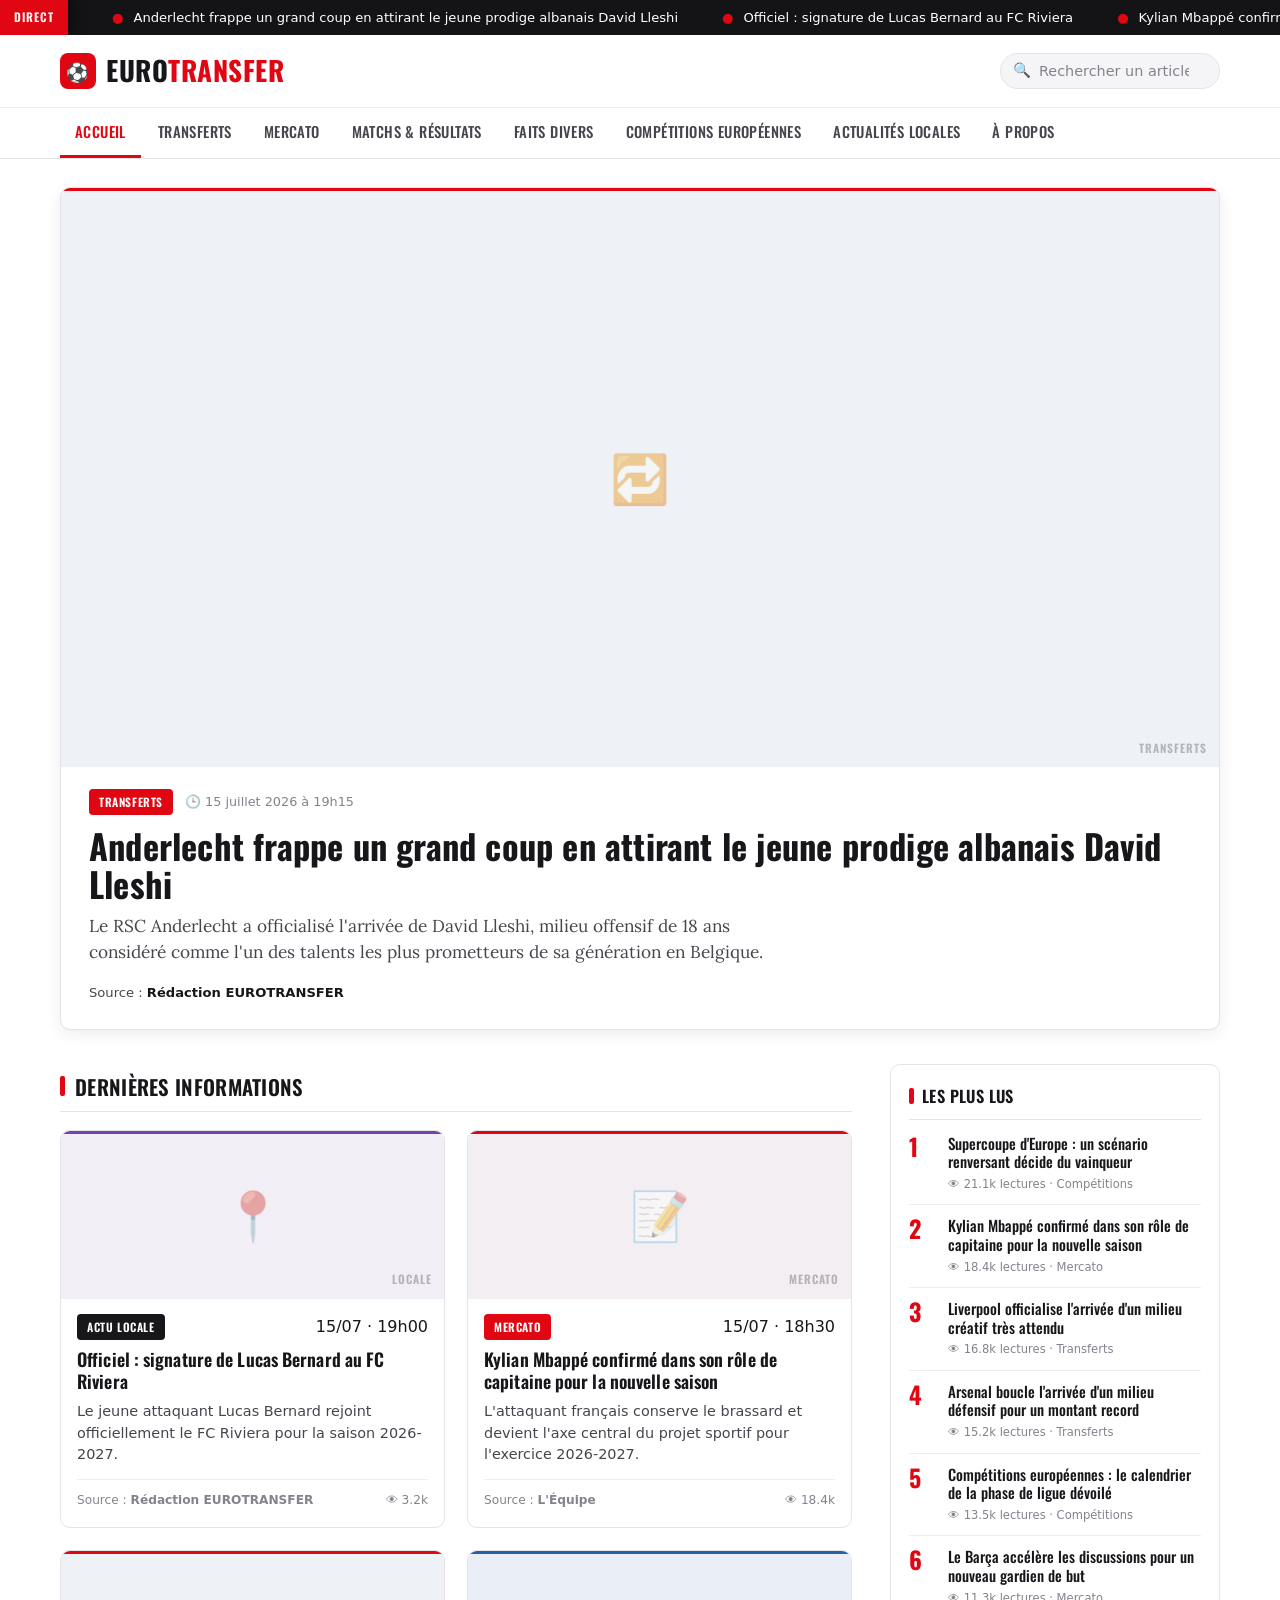
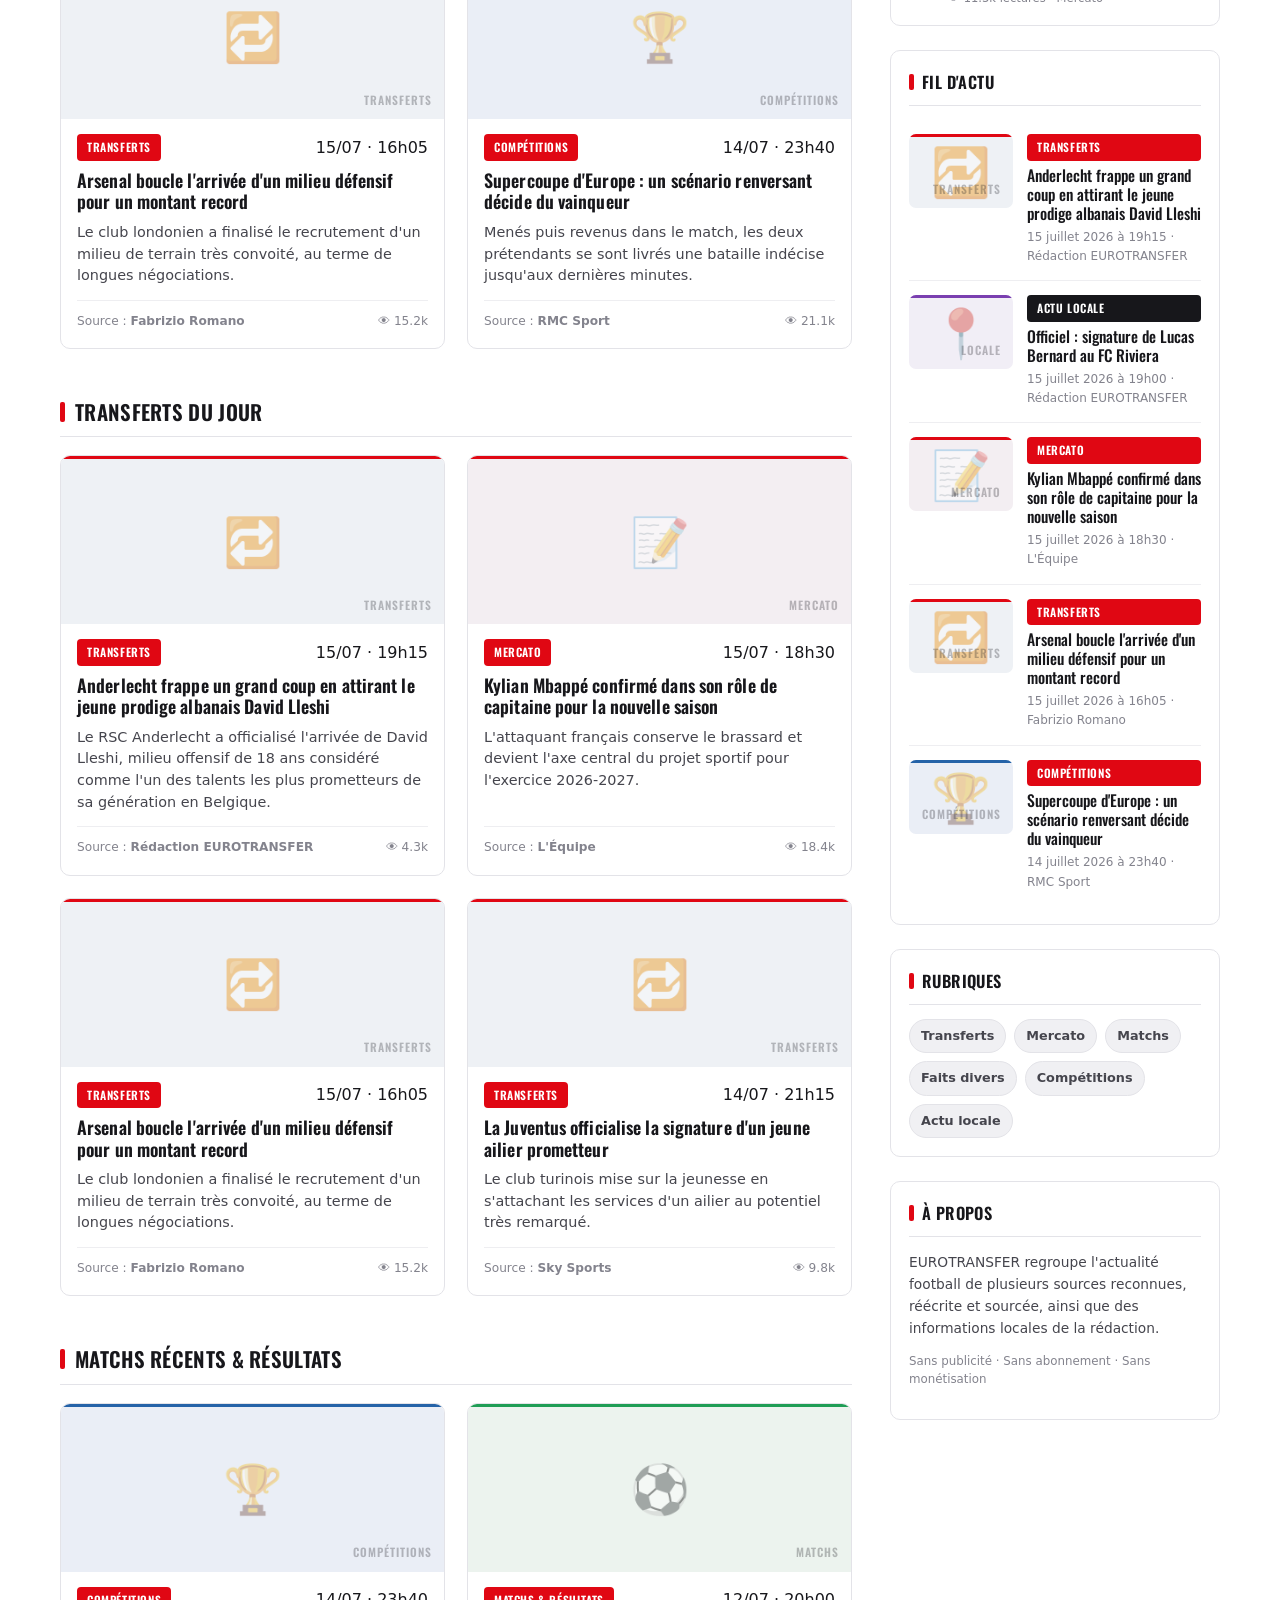
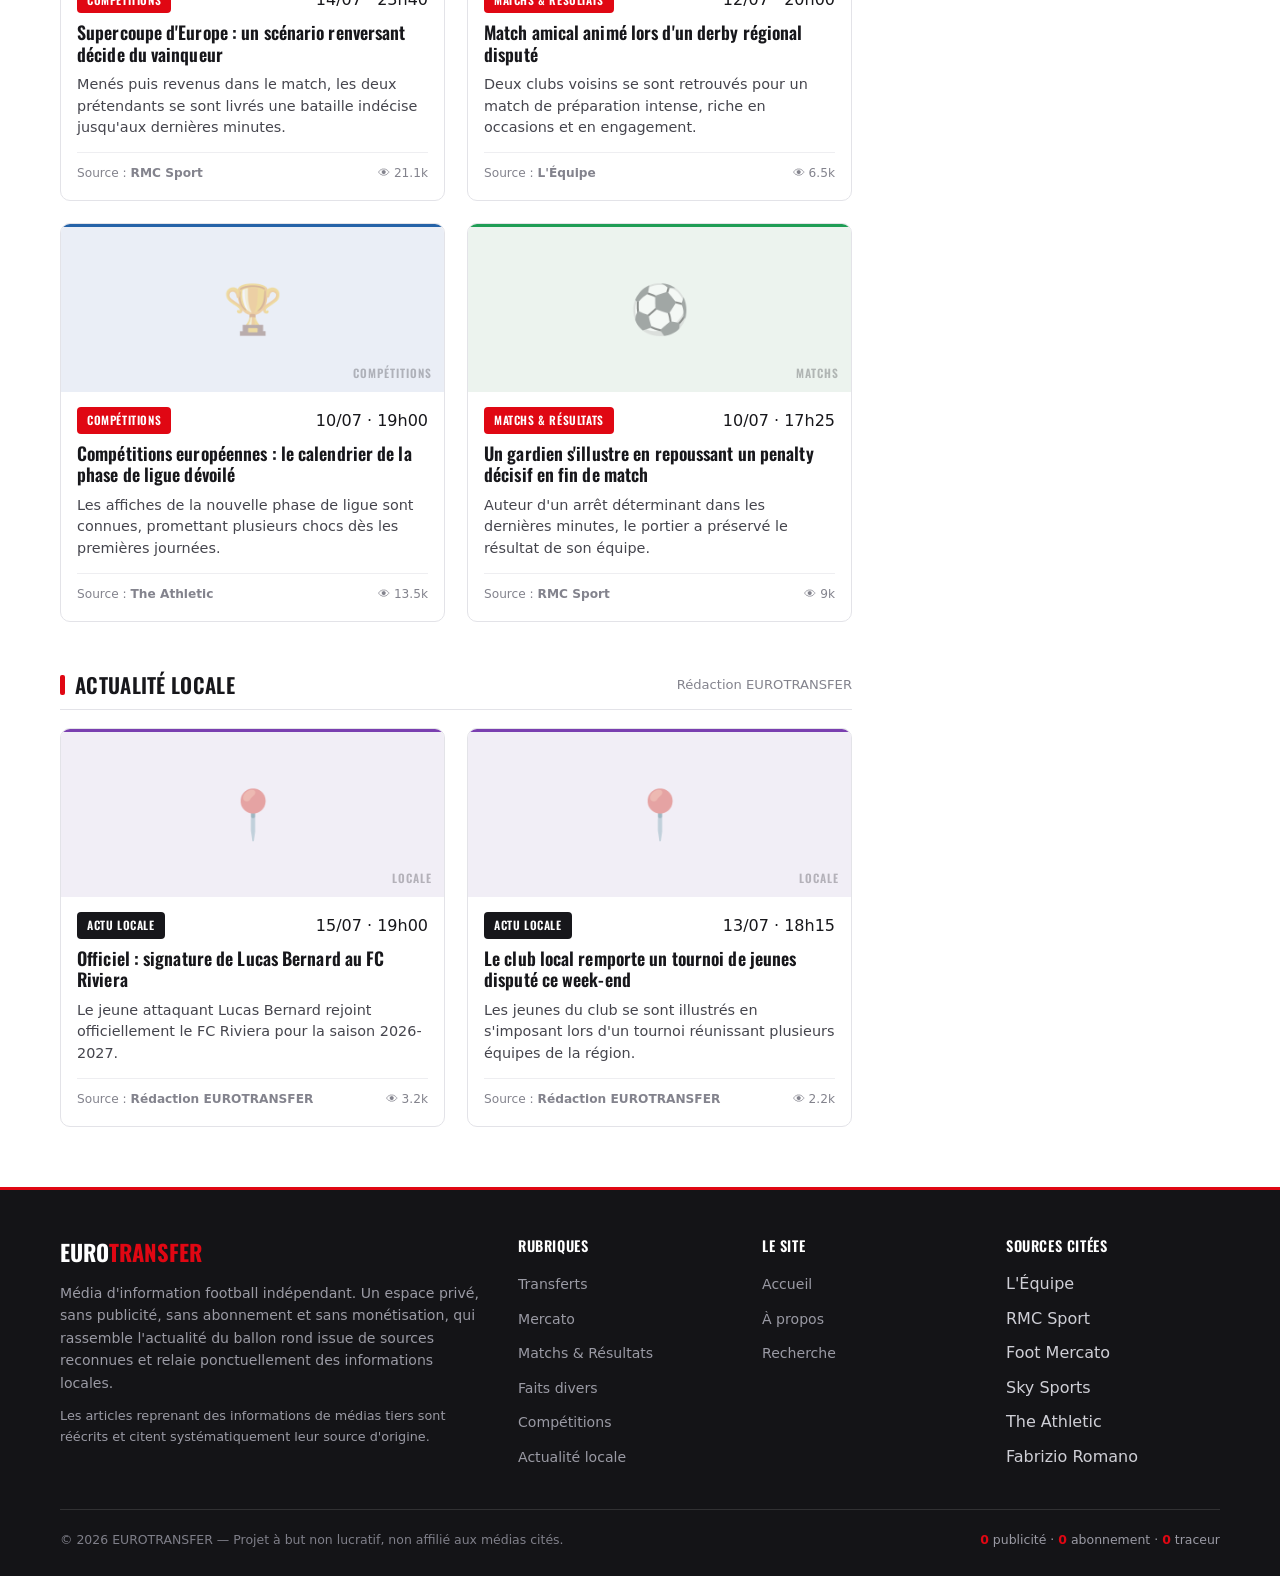
<file: index.html>
<!DOCTYPE html>
<html lang="fr">
<head>
  <meta charset="UTF-8" />
  <link rel="icon" type="image/svg+xml" href="favicon.svg" />
  <meta name="viewport" content="width=device-width, initial-scale=1.0" />
  <meta name="description" content="EUROTRANSFER — média football indépendant : transferts, mercato, matchs, faits divers, compétitions européennes et actualités locales. Sans publicité, sans abonnement." />
  <meta name="theme-color" content="#ffffff" />
  <title>EUROTRANSFER — L'actualité football, transferts & mercato</title>
  <link rel="preconnect" href="https://fonts.googleapis.com" />
  <link rel="preconnect" href="https://fonts.gstatic.com" crossorigin />
  <link href="https://fonts.googleapis.com/css2?family=Oswald:wght@300;400;500;600;700&family=Lora:ital,wght@0,400;0,500;0,600;0,700;1,400&display=swap" rel="stylesheet" />
  <link rel="stylesheet" href="assets/css/styles.css" />
</head>
<body data-page="accueil">
  <div id="site-header"></div>

  <main>
    <div class="container" id="home-root">
      <!-- Article principal -->
      <div id="home-hero"></div>

      <div class="layout-grid">
        <div class="main-col">
          <!-- Dernières informations -->
          <section>
            <div class="section-title">Dernières informations</div>
            <div class="cards cards-2" id="home-latest"></div>
          </section>

          <!-- Transferts du jour -->
          <section class="mt-lg">
            <div class="section-title">Transferts du jour</div>
            <div class="cards cards-2" id="home-transfers"></div>
          </section>

          <!-- Matchs récents -->
          <section class="mt-lg">
            <div class="section-title">Matchs récents & résultats</div>
            <div class="cards cards-2" id="home-matches"></div>
          </section>

          <!-- Actualité locale -->
          <section class="mt-lg">
            <div class="section-title">Actualité locale <span class="count">Rédaction EUROTRANSFER</span></div>
            <div class="cards cards-2" id="home-local"></div>
          </section>
        </div>

        <!-- Barre latérale -->
        <aside class="sidebar">
          <div class="widget">
            <div class="widget-title">Les plus lus</div>
            <div id="home-mostread"></div>
          </div>

          <div class="widget">
            <div class="widget-title">Fil d'actu</div>
            <div id="home-feed"></div>
          </div>

          <div class="widget">
            <div class="widget-title">Rubriques</div>
            <div class="tag-cloud">
              <a href="transferts.html">Transferts</a>
              <a href="mercato.html">Mercato</a>
              <a href="matchs.html">Matchs</a>
              <a href="faits-divers.html">Faits divers</a>
              <a href="competitions.html">Compétitions</a>
              <a href="actualites-locales.html">Actu locale</a>
            </div>
          </div>

          <div class="widget newsletter">
            <div class="widget-title">À propos</div>
            <p>EUROTRANSFER regroupe l'actualité football de plusieurs sources reconnues, réécrite et sourcée, ainsi que des informations locales de la rédaction.</p>
            <p class="note">Sans publicité · Sans abonnement · Sans monétisation</p>
          </div>
        </aside>
      </div>
    </div>
  </main>

  <div id="site-footer"></div>
  <script src="assets/js/data.js"></script>
  <script src="assets/js/app.js"></script>
</body>
</html>
</file>
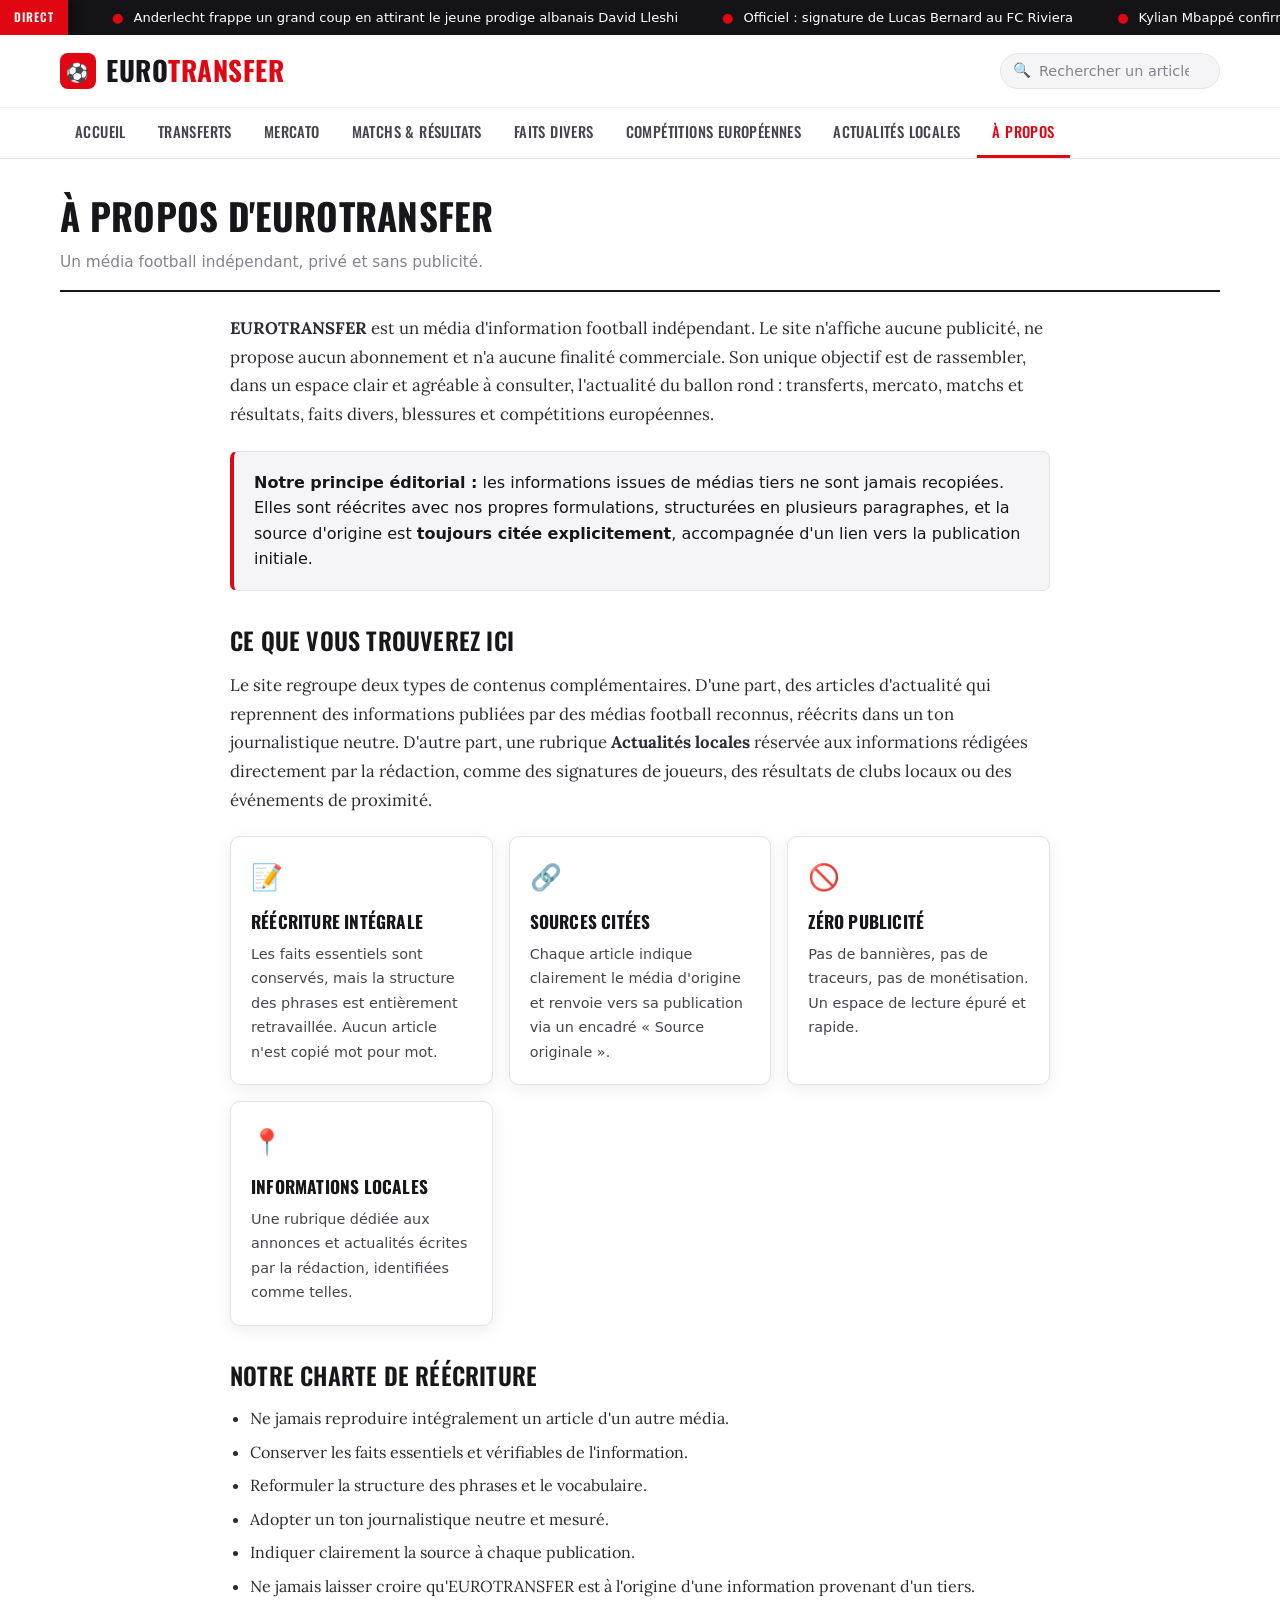
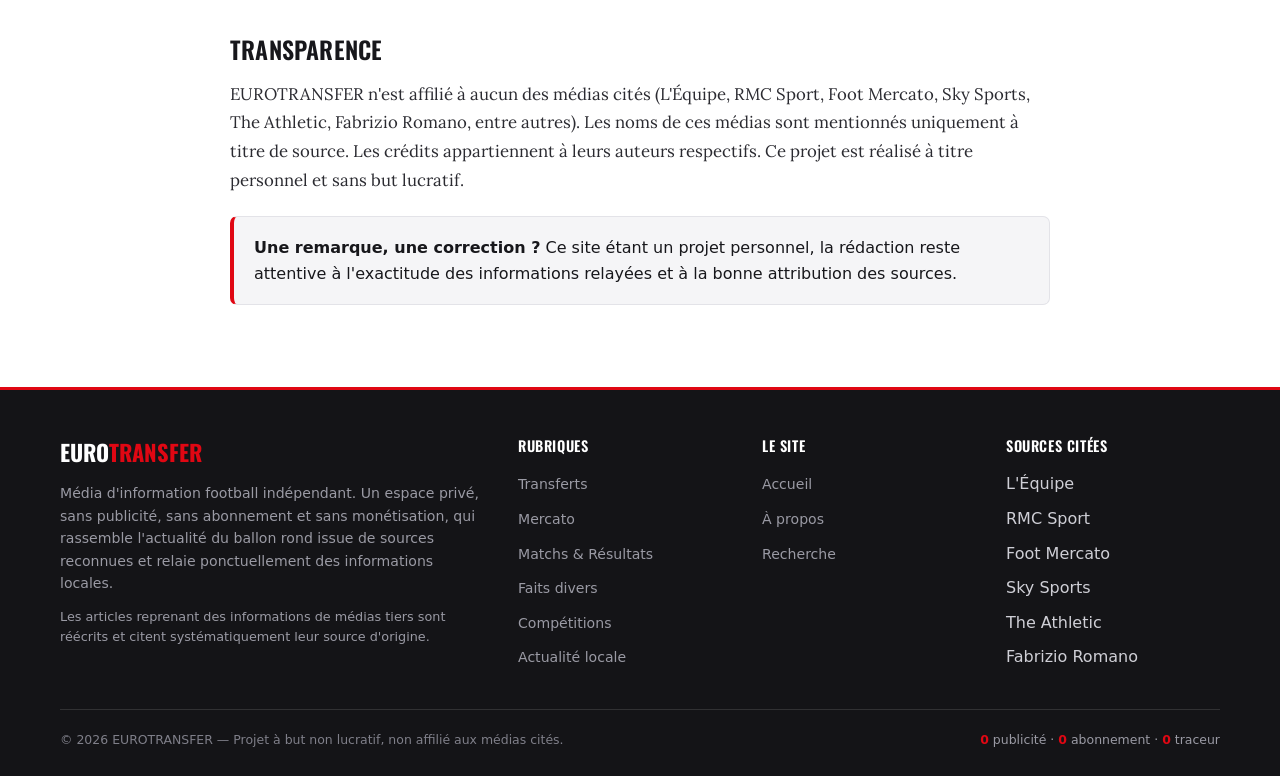
<file: a-propos.html>
<!DOCTYPE html>
<html lang="fr">
<head>
  <meta charset="UTF-8" />
  <link rel="icon" type="image/svg+xml" href="favicon.svg" />
  <meta name="viewport" content="width=device-width, initial-scale=1.0" />
  <meta name="description" content="À propos d'EUROTRANSFER : média football indépendant, sans publicité ni abonnement, qui réécrit et source l'actualité et relaie des informations locales." />
  <meta name="theme-color" content="#ffffff" />
  <title>À propos — EUROTRANSFER</title>
  <link rel="preconnect" href="https://fonts.googleapis.com" />
  <link rel="preconnect" href="https://fonts.gstatic.com" crossorigin />
  <link href="https://fonts.googleapis.com/css2?family=Oswald:wght@300;400;500;600;700&family=Lora:ital,wght@0,400;0,500;0,600;0,700;1,400&display=swap" rel="stylesheet" />
  <link rel="stylesheet" href="assets/css/styles.css" />
</head>
<body data-page="apropos">
  <div id="site-header"></div>
  <main>
    <div class="container">
      <div class="page-head">
        <h1>À propos d'EUROTRANSFER</h1>
        <p class="page-sub">Un média football indépendant, privé et sans publicité.</p>
      </div>

      <div class="prose">
        <p><strong>EUROTRANSFER</strong> est un média d'information football indépendant. Le site n'affiche aucune publicité, ne propose aucun abonnement et n'a aucune finalité commerciale. Son unique objectif est de rassembler, dans un espace clair et agréable à consulter, l'actualité du ballon rond&nbsp;: transferts, mercato, matchs et résultats, faits divers, blessures et compétitions européennes.</p>

        <div class="callout">
          <strong>Notre principe éditorial&nbsp;:</strong> les informations issues de médias tiers ne sont jamais recopiées. Elles sont réécrites avec nos propres formulations, structurées en plusieurs paragraphes, et la source d'origine est <strong>toujours citée explicitement</strong>, accompagnée d'un lien vers la publication initiale.
        </div>

        <h2>Ce que vous trouverez ici</h2>
        <p>Le site regroupe deux types de contenus complémentaires. D'une part, des articles d'actualité qui reprennent des informations publiées par des médias football reconnus, réécrits dans un ton journalistique neutre. D'autre part, une rubrique <strong>Actualités locales</strong> réservée aux informations rédigées directement par la rédaction, comme des signatures de joueurs, des résultats de clubs locaux ou des événements de proximité.</p>

        <div class="values-grid">
          <div class="value-card">
            <div class="vc-icon">📝</div>
            <h3>Réécriture intégrale</h3>
            <p>Les faits essentiels sont conservés, mais la structure des phrases est entièrement retravaillée. Aucun article n'est copié mot pour mot.</p>
          </div>
          <div class="value-card">
            <div class="vc-icon">🔗</div>
            <h3>Sources citées</h3>
            <p>Chaque article indique clairement le média d'origine et renvoie vers sa publication via un encadré « Source originale ».</p>
          </div>
          <div class="value-card">
            <div class="vc-icon">🚫</div>
            <h3>Zéro publicité</h3>
            <p>Pas de bannières, pas de traceurs, pas de monétisation. Un espace de lecture épuré et rapide.</p>
          </div>
          <div class="value-card">
            <div class="vc-icon">📍</div>
            <h3>Informations locales</h3>
            <p>Une rubrique dédiée aux annonces et actualités écrites par la rédaction, identifiées comme telles.</p>
          </div>
        </div>

        <h2>Notre charte de réécriture</h2>
        <ul>
          <li>Ne jamais reproduire intégralement un article d'un autre média.</li>
          <li>Conserver les faits essentiels et vérifiables de l'information.</li>
          <li>Reformuler la structure des phrases et le vocabulaire.</li>
          <li>Adopter un ton journalistique neutre et mesuré.</li>
          <li>Indiquer clairement la source à chaque publication.</li>
          <li>Ne jamais laisser croire qu'EUROTRANSFER est à l'origine d'une information provenant d'un tiers.</li>
        </ul>

        <h2>Transparence</h2>
        <p>EUROTRANSFER n'est affilié à aucun des médias cités (L'Équipe, RMC Sport, Foot Mercato, Sky Sports, The Athletic, Fabrizio Romano, entre autres). Les noms de ces médias sont mentionnés uniquement à titre de source. Les crédits appartiennent à leurs auteurs respectifs. Ce projet est réalisé à titre personnel et sans but lucratif.</p>

        <div class="callout">
          <strong>Une remarque, une correction&nbsp;?</strong> Ce site étant un projet personnel, la rédaction reste attentive à l'exactitude des informations relayées et à la bonne attribution des sources.
        </div>
      </div>
    </div>
  </main>
  <div id="site-footer"></div>
  <script src="assets/js/data.js"></script>
  <script src="assets/js/app.js"></script>
</body>
</html>
</file>
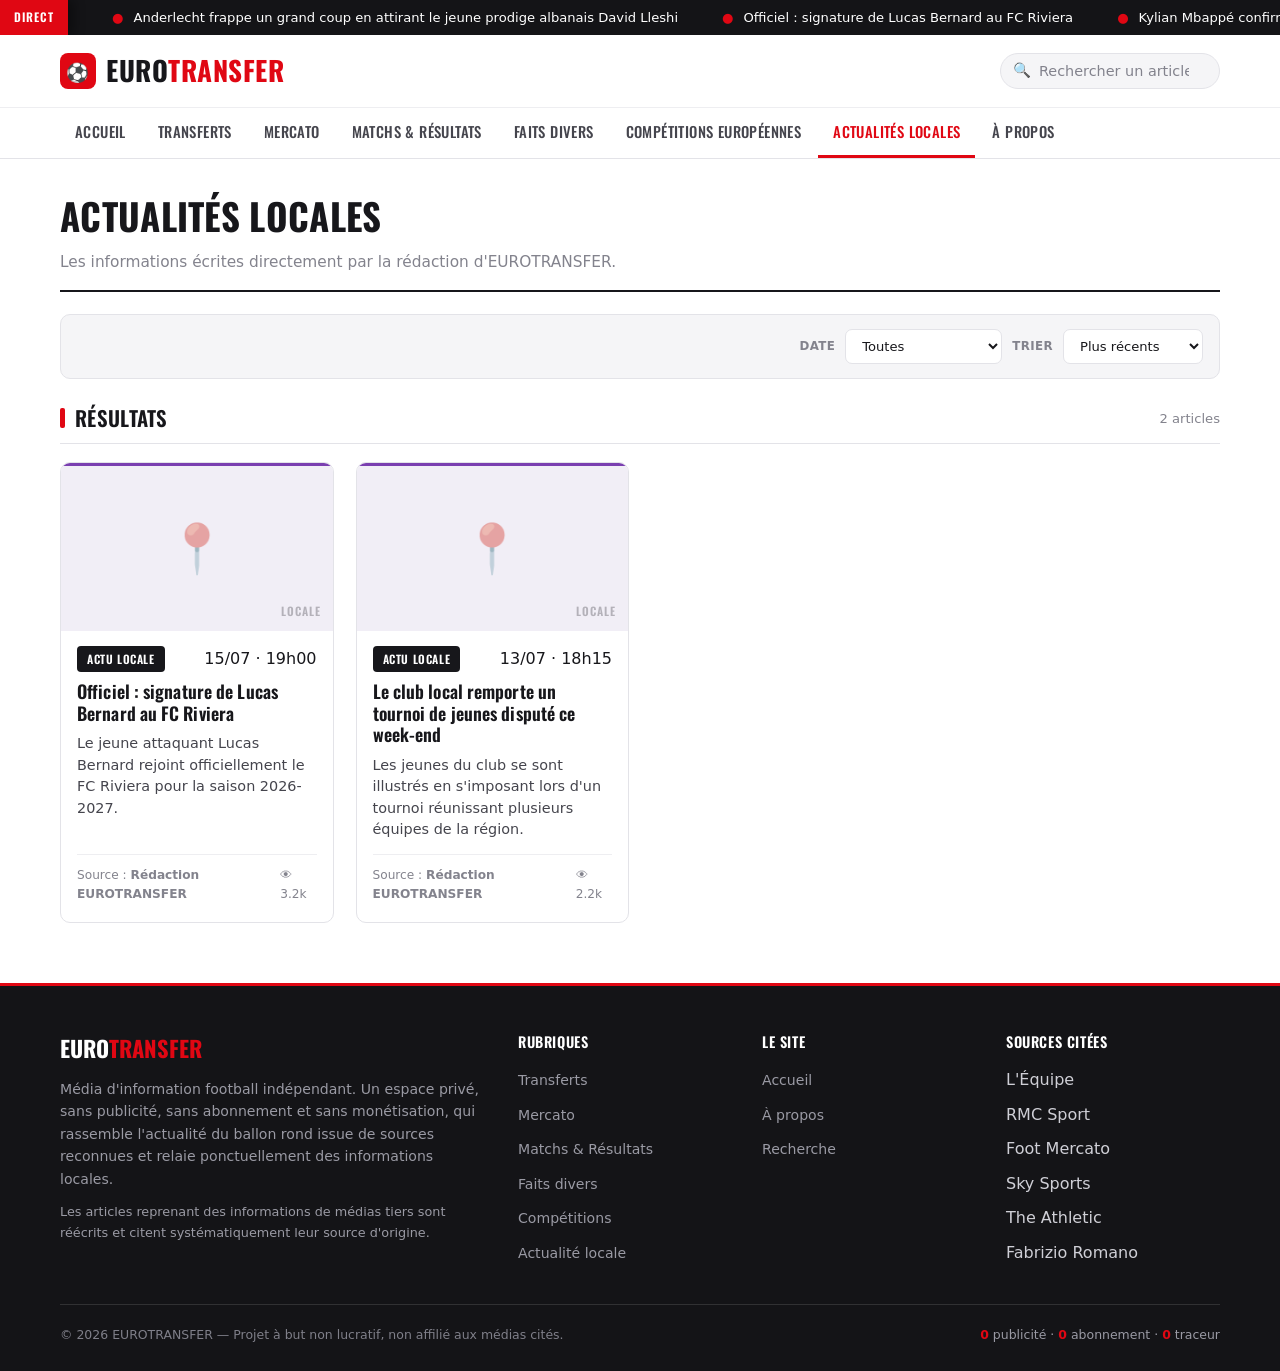
<file: actualites-locales.html>
<!DOCTYPE html>
<html lang="fr">
<head>
  <meta charset="UTF-8" />
  <link rel="icon" type="image/svg+xml" href="favicon.svg" />
  <meta name="viewport" content="width=device-width, initial-scale=1.0" />
  <meta name="description" content="Les informations écrites directement par la rédaction d'EUROTRANSFER." />
  <meta name="theme-color" content="#ffffff" />
  <title>Actualités locales — EUROTRANSFER</title>
  <link rel="preconnect" href="https://fonts.googleapis.com" />
  <link rel="preconnect" href="https://fonts.gstatic.com" crossorigin />
  <link href="https://fonts.googleapis.com/css2?family=Oswald:wght@300;400;500;600;700&family=Lora:ital,wght@0,400;0,500;0,600;0,700;1,400&display=swap" rel="stylesheet" />
  <link rel="stylesheet" href="assets/css/styles.css" />
</head>
<body data-page="locale">
  <div id="site-header"></div>
  <main>
    <div class="container">
      <div class="page-head">
        <h1>Actualités locales</h1>
        <p class="page-sub">Les informations écrites directement par la rédaction d'EUROTRANSFER.</p>
      </div>
      <div id="listing" data-category="Locale"></div>
    </div>
  </main>
  <div id="site-footer"></div>
  <script src="assets/js/data.js"></script>
  <script src="assets/js/app.js"></script>
</body>
</html>
</file>
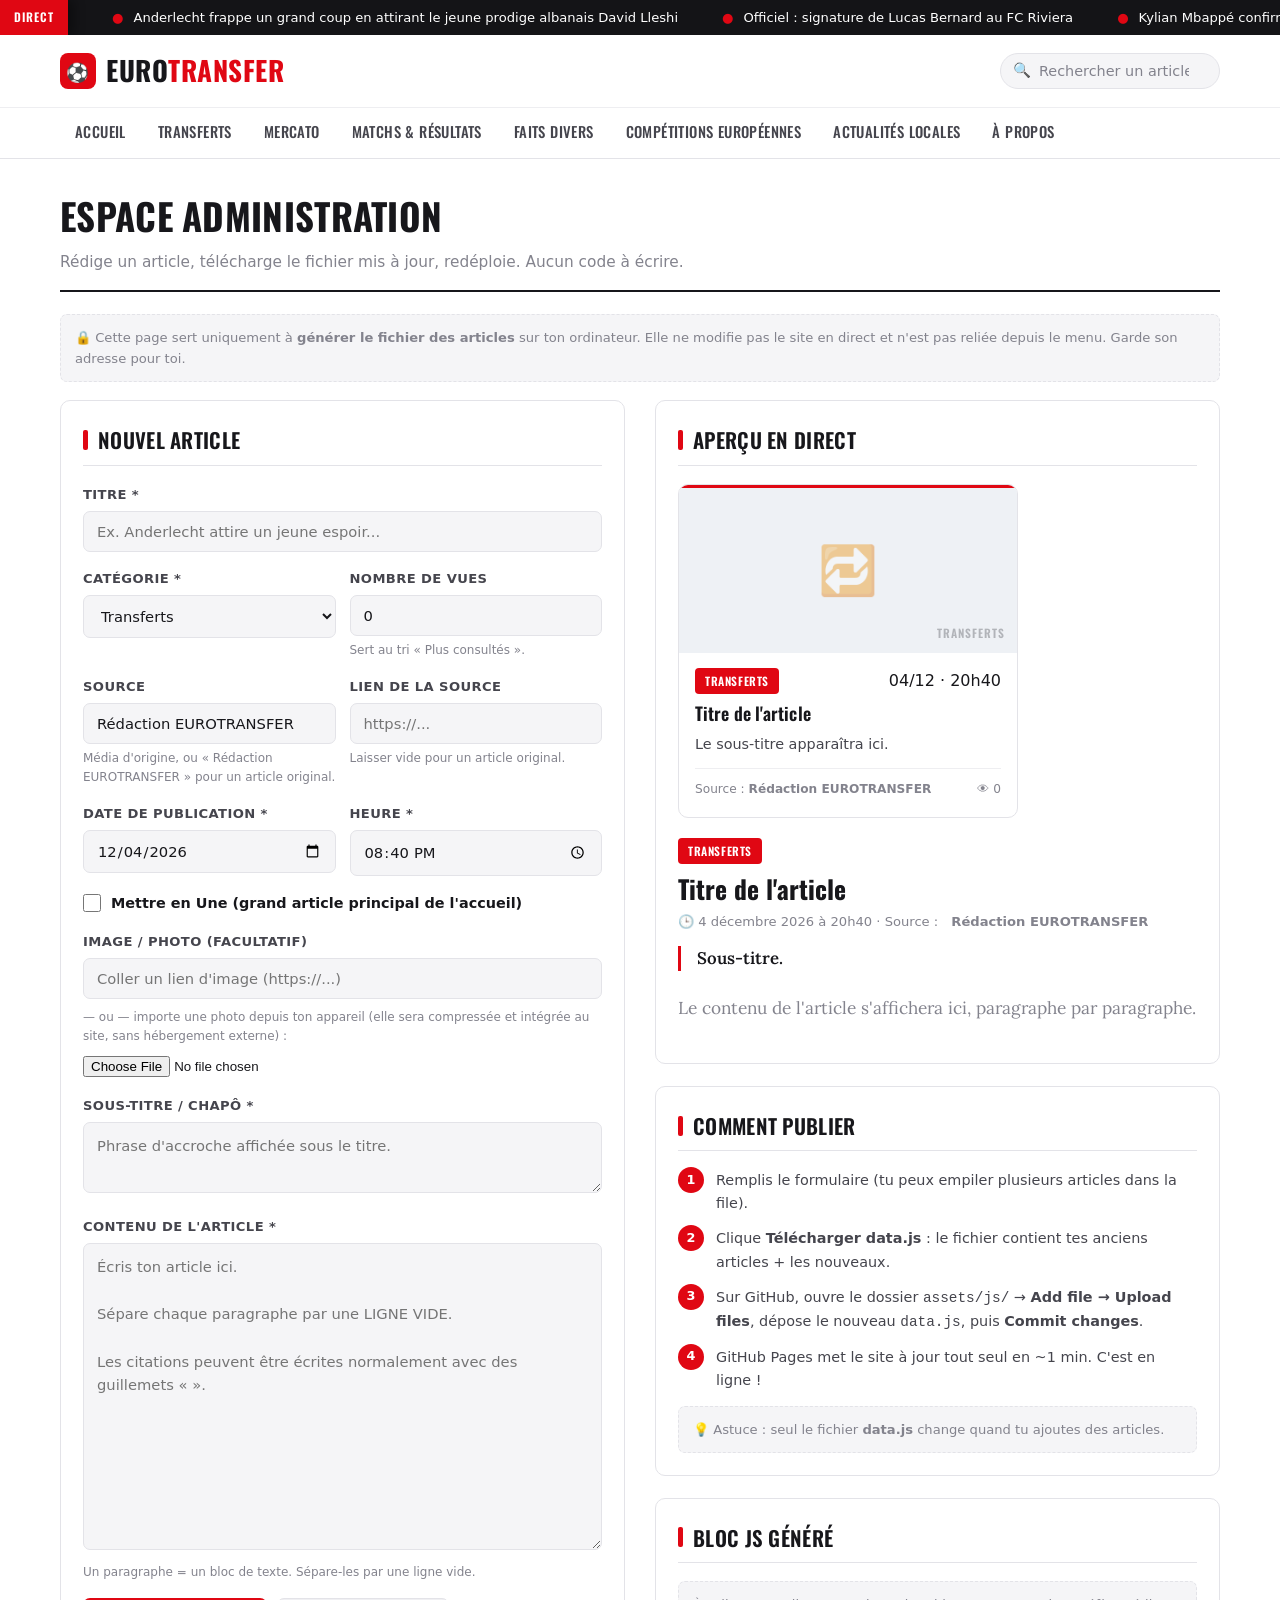
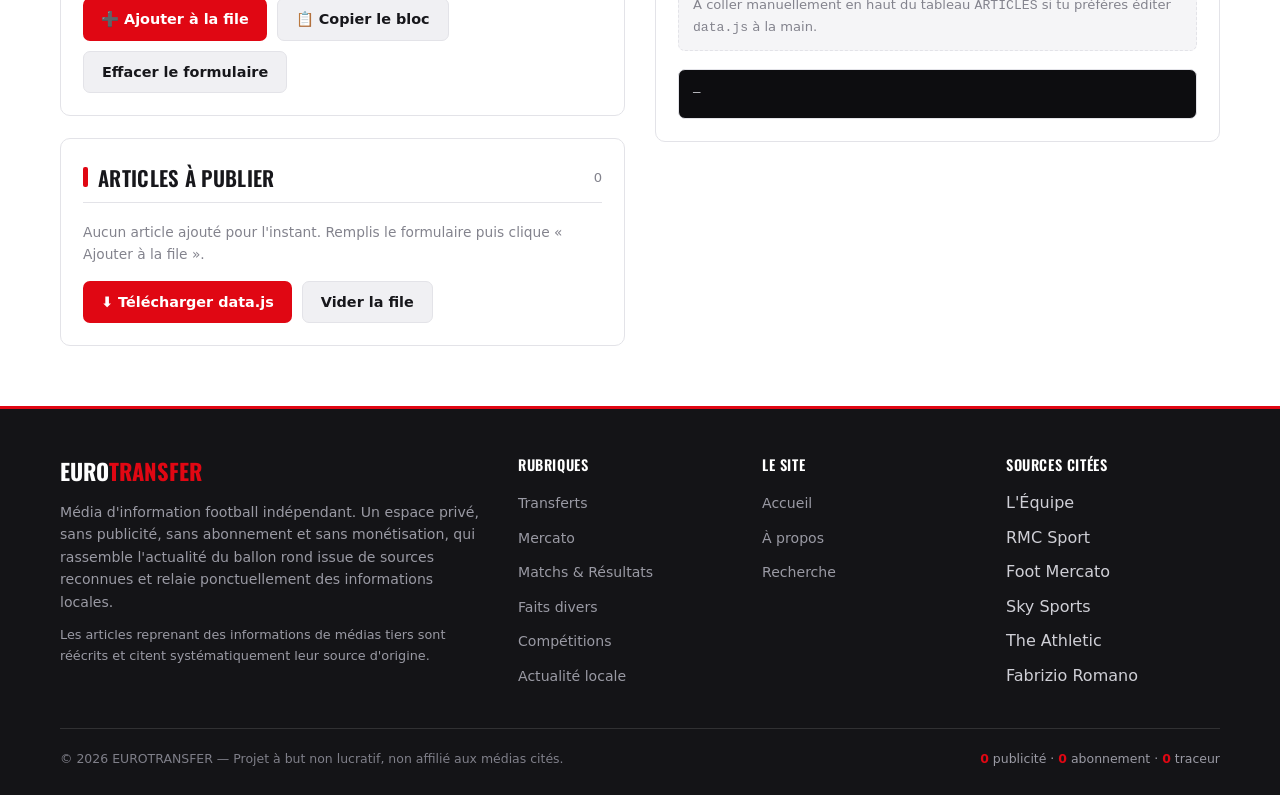
<file: admin.html>
<!DOCTYPE html>
<html lang="fr">
<head>
  <meta charset="UTF-8" />
  <link rel="icon" type="image/svg+xml" href="favicon.svg" />
  <meta name="viewport" content="width=device-width, initial-scale=1.0" />
  <meta name="robots" content="noindex, nofollow" />
  <title>Administration — EUROTRANSFER</title>
  <link rel="preconnect" href="https://fonts.googleapis.com" />
  <link rel="preconnect" href="https://fonts.gstatic.com" crossorigin />
  <link href="https://fonts.googleapis.com/css2?family=Oswald:wght@300;400;500;600;700&family=Lora:ital,wght@0,400;0,500;0,600;0,700;1,400&display=swap" rel="stylesheet" />
  <link rel="stylesheet" href="assets/css/styles.css" />
  <style>
    .admin-wrap { display: grid; grid-template-columns: 1fr 1fr; gap: 30px; align-items: start; }
    @media (max-width: 900px) { .admin-wrap { grid-template-columns: 1fr; } }
    .admin-card { background: var(--surface); border: 1px solid var(--border); border-radius: var(--radius); padding: 22px; }
    .admin-card + .admin-card { margin-top: 22px; }
    .field { margin-bottom: 16px; }
    .field label { display: block; font-size: 0.82rem; font-weight: 700; color: var(--text-soft); margin-bottom: 6px; text-transform: uppercase; letter-spacing: 0.4px; }
    .field .hint { font-size: 0.75rem; color: var(--text-mute); font-weight: 400; text-transform: none; letter-spacing: 0; margin-top: 5px; }
    .field input[type=text], .field input[type=url], .field input[type=number],
    .field input[type=date], .field input[type=time], .field select, .field textarea {
      width: 100%; background: var(--bg-2); border: 1px solid var(--border); color: var(--text);
      border-radius: var(--radius-sm); padding: 11px 13px; font-size: 0.92rem; font-family: var(--font);
    }
    .field textarea { resize: vertical; line-height: 1.6; }
    .field input:focus, .field select:focus, .field textarea:focus { outline: none; border-color: var(--red); }
    .field-row { display: grid; grid-template-columns: 1fr 1fr; gap: 14px; }
    .check { display: flex; align-items: center; gap: 10px; }
    .check input { width: 18px; height: 18px; accent-color: var(--red); }
    .check label { margin: 0; text-transform: none; letter-spacing: 0; font-size: 0.9rem; color: var(--text); }
    .btn { display: inline-flex; align-items: center; gap: 8px; border: none; cursor: pointer; font-family: var(--font);
      font-weight: 700; font-size: 0.9rem; padding: 12px 18px; border-radius: var(--radius-sm); transition: var(--transition); }
    .btn-primary { background: var(--red); color: #fff; }
    .btn-primary:hover { background: var(--red-2); }
    .btn-ghost { background: var(--surface-2); color: var(--text); border: 1px solid var(--border); }
    .btn-ghost:hover { border-color: var(--red); }
    .btn-row { display: flex; flex-wrap: wrap; gap: 10px; margin-top: 4px; }
    .queue-item { display: flex; align-items: center; justify-content: space-between; gap: 12px; padding: 11px 0; border-bottom: 1px solid var(--border-soft); }
    .queue-item:last-child { border-bottom: none; }
    .queue-item .qi-title { font-size: 0.88rem; font-weight: 600; }
    .queue-item .qi-meta { font-size: 0.74rem; color: var(--text-mute); }
    .queue-item button { background: none; border: none; color: var(--red-2); cursor: pointer; font-size: 0.82rem; font-weight: 700; }
    .code-out { background: #0d0d10; border: 1px solid var(--border); border-radius: var(--radius-sm); padding: 14px;
      font-family: ui-monospace, "SF Mono", Menlo, monospace; font-size: 0.78rem; color: #cfd0d6; white-space: pre; overflow: auto; max-height: 320px; }
    .steps { counter-reset: step; list-style: none; margin: 0; padding: 0; }
    .steps li { position: relative; padding-left: 38px; margin-bottom: 12px; color: var(--text-soft); font-size: 0.9rem; }
    .steps li::before { counter-increment: step; content: counter(step); position: absolute; left: 0; top: -2px;
      width: 26px; height: 26px; background: var(--red); color: #fff; border-radius: 50%; display: flex; align-items: center; justify-content: center; font-weight: 800; font-size: 0.8rem; }
    .toast { position: fixed; bottom: 24px; left: 50%; transform: translateX(-50%) translateY(20px); background: var(--red); color: #fff;
      padding: 12px 22px; border-radius: 999px; font-weight: 700; font-size: 0.88rem; opacity: 0; visibility: hidden; transition: var(--transition); z-index: 300; box-shadow: var(--shadow); }
    .toast.show { opacity: 1; visibility: visible; transform: translateX(-50%) translateY(0); }
    .admin-note { font-size: 0.82rem; color: var(--text-mute); background: var(--bg-2); border: 1px dashed var(--border); border-radius: var(--radius-sm); padding: 12px 14px; margin-bottom: 18px; }
    .preview-scope { pointer-events: none; }
  </style>
</head>
<body data-page="">
  <div id="site-header"></div>
  <main>
    <div class="container">
      <div class="page-head">
        <h1>Espace administration</h1>
        <p class="page-sub">Rédige un article, télécharge le fichier mis à jour, redéploie. Aucun code à écrire.</p>
      </div>

      <div class="admin-note">
        🔒 Cette page sert uniquement à <b>générer le fichier des articles</b> sur ton ordinateur. Elle ne modifie pas le site en direct et n'est pas reliée depuis le menu. Garde son adresse pour toi.
      </div>

      <div class="admin-wrap">
        <!-- ============ Formulaire ============ -->
        <div>
          <div class="admin-card">
            <div class="section-title" style="margin-top:0">Nouvel article</div>
            <form id="art-form" autocomplete="off">
              <div class="field">
                <label for="f-title">Titre *</label>
                <input type="text" id="f-title" placeholder="Ex. Anderlecht attire un jeune espoir..." required />
              </div>

              <div class="field-row">
                <div class="field">
                  <label for="f-category">Catégorie *</label>
                  <select id="f-category">
                    <option value="Transferts">Transferts</option>
                    <option value="Mercato">Mercato</option>
                    <option value="Matchs">Matchs &amp; Résultats</option>
                    <option value="Faits divers">Faits divers</option>
                    <option value="Compétitions">Compétitions européennes</option>
                    <option value="Locale">Actualité locale</option>
                  </select>
                </div>
                <div class="field">
                  <label for="f-views">Nombre de vues</label>
                  <input type="number" id="f-views" min="0" value="0" />
                  <div class="hint">Sert au tri « Plus consultés ».</div>
                </div>
              </div>

              <div class="field-row">
                <div class="field">
                  <label for="f-source">Source</label>
                  <input type="text" id="f-source" value="Rédaction EUROTRANSFER" />
                  <div class="hint">Média d'origine, ou « Rédaction EUROTRANSFER » pour un article original.</div>
                </div>
                <div class="field">
                  <label for="f-sourceurl">Lien de la source</label>
                  <input type="url" id="f-sourceurl" placeholder="https://..." />
                  <div class="hint">Laisser vide pour un article original.</div>
                </div>
              </div>

              <div class="field-row">
                <div class="field">
                  <label for="f-date">Date de publication *</label>
                  <input type="date" id="f-date" />
                </div>
                <div class="field">
                  <label for="f-time">Heure *</label>
                  <input type="time" id="f-time" />
                </div>
              </div>

              <div class="field check">
                <input type="checkbox" id="f-featured" />
                <label for="f-featured">Mettre en Une (grand article principal de l'accueil)</label>
              </div>

              <div class="field" style="margin-top:16px">
                <label>Image / photo (facultatif)</label>
                <input type="url" id="f-image-url" placeholder="Coller un lien d'image (https://...)" />
                <div class="hint" style="margin:9px 0 7px">— ou — importe une photo depuis ton appareil (elle sera compressée et intégrée au site, sans hébergement externe) :</div>
                <input type="file" id="f-image-file" accept="image/*" />
                <div id="image-preview-wrap" style="display:none;margin-top:12px">
                  <img id="image-preview" alt="aperçu" style="max-height:150px;border-radius:8px;border:1px solid var(--border)" />
                  <div style="margin-top:8px">
                    <button type="button" class="btn btn-ghost" id="btn-image-clear" style="padding:7px 13px">Retirer l'image</button>
                    <span class="hint" id="image-size-note" style="display:inline-block;margin-left:8px"></span>
                  </div>
                </div>
              </div>

              <div class="field" style="margin-top:16px">
                <label for="f-lead">Sous-titre / chapô *</label>
                <textarea id="f-lead" rows="2" placeholder="Phrase d'accroche affichée sous le titre." required></textarea>
              </div>

              <div class="field">
                <label for="f-body">Contenu de l'article *</label>
                <textarea id="f-body" rows="12" placeholder="Écris ton article ici.&#10;&#10;Sépare chaque paragraphe par une LIGNE VIDE.&#10;&#10;Les citations peuvent être écrites normalement avec des guillemets « »." required></textarea>
                <div class="hint">Un paragraphe = un bloc de texte. Sépare-les par une ligne vide.</div>
              </div>

              <div class="btn-row">
                <button type="button" class="btn btn-primary" id="btn-add">➕ Ajouter à la file</button>
                <button type="button" class="btn btn-ghost" id="btn-copy">📋 Copier le bloc</button>
                <button type="button" class="btn btn-ghost" id="btn-reset">Effacer le formulaire</button>
              </div>
            </form>
          </div>

          <!-- File d'attente -->
          <div class="admin-card">
            <div class="section-title" style="margin-top:0">Articles à publier <span class="count" id="queue-count">0</span></div>
            <div id="queue-list"><p style="color:var(--text-mute);font-size:0.86rem;">Aucun article ajouté pour l'instant. Remplis le formulaire puis clique « Ajouter à la file ».</p></div>
            <div class="btn-row" style="margin-top:16px">
              <button type="button" class="btn btn-primary" id="btn-download">⬇️ Télécharger data.js</button>
              <button type="button" class="btn btn-ghost" id="btn-clear-queue">Vider la file</button>
            </div>
          </div>
        </div>

        <!-- ============ Aperçu + guide ============ -->
        <div>
          <div class="admin-card">
            <div class="section-title" style="margin-top:0">Aperçu en direct</div>
            <div class="preview-scope">
              <div id="preview-card" style="max-width:340px;margin-bottom:20px"></div>
            </div>
            <div class="preview-scope" id="preview-article"></div>
          </div>

          <div class="admin-card">
            <div class="section-title" style="margin-top:0">Comment publier</div>
            <ol class="steps">
              <li>Remplis le formulaire (tu peux empiler plusieurs articles dans la file).</li>
              <li>Clique <b>Télécharger data.js</b> : le fichier contient tes anciens articles + les nouveaux.</li>
              <li>Sur GitHub, ouvre le dossier <code>assets/js/</code> → <b>Add file → Upload files</b>, dépose le nouveau <code>data.js</code>, puis <b>Commit changes</b>.</li>
              <li>GitHub Pages met le site à jour tout seul en ~1&nbsp;min. C'est en ligne&nbsp;!</li>
            </ol>
            <div class="admin-note" style="margin:14px 0 0">
              💡 Astuce : seul le fichier <b>data.js</b> change quand tu ajoutes des articles.
            </div>
          </div>

          <div class="admin-card">
            <div class="section-title" style="margin-top:0">Bloc JS généré</div>
            <div class="admin-note" style="margin-top:0">À coller manuellement en haut du tableau <code>ARTICLES</code> si tu préfères éditer <code>data.js</code> à la main.</div>
            <div class="code-out" id="code-out">—</div>
          </div>
        </div>
      </div>
    </div>
  </main>
  <div id="site-footer"></div>
  <div class="toast" id="toast"></div>

  <script src="assets/js/data.js"></script>
  <script src="assets/js/app.js"></script>
  <script>
  (function () {
    "use strict";
    var MONTHS = ["janvier","février","mars","avril","mai","juin","juillet","août","septembre","octobre","novembre","décembre"];
    var CAT_MEDIA = { "Transferts":["m-transferts","🔁"], "Mercato":["m-mercato","📝"], "Matchs":["m-matchs","⚽"],
      "Faits divers":["m-faits","⚠️"], "Compétitions":["m-compet","🏆"], "Locale":["m-locale","📍"] };
    var QKEY = "et_admin_queue_v1";

    var $ = function (id) { return document.getElementById(id); };
    var existing = (window.ARTICLES || []).slice();
    var queue = loadQueue();
    var currentImage = "";   // URL ou photo (base64) de l'article en cours

    function loadQueue() { try { return JSON.parse(localStorage.getItem(QKEY)) || []; } catch (e) { return []; } }
    function saveQueue() { try { localStorage.setItem(QKEY, JSON.stringify(queue)); } catch (e) {} }

    function esc(s){ return String(s==null?"":s).replace(/&/g,"&amp;").replace(/</g,"&lt;").replace(/>/g,"&gt;").replace(/"/g,"&quot;"); }

    function slugify(str) {
      return String(str).toLowerCase().normalize("NFD").replace(/[̀-ͯ]/g, "")
        .replace(/[^a-z0-9]+/g, "-").replace(/^-+|-+$/g, "").slice(0, 60) || "article";
    }
    function uniqueId(base) {
      var taken = {}; existing.concat(queue).forEach(function (a) { taken[a.id] = 1; });
      if (!taken[base]) return base;
      var i = 2; while (taken[base + "-" + i]) i++; return base + "-" + i;
    }
    function frLabel(date, time) {
      if (!date) return "";
      var p = date.split("-"); var d = parseInt(p[2], 10), m = parseInt(p[1], 10), y = p[0];
      var t = (time || "00:00").split(":"); var hh = parseInt(t[0], 10); var mm = t[1] || "00";
      return d + " " + MONTHS[m - 1] + " " + y + " à " + hh + "h" + mm;
    }
    function bodyToArray(text) {
      return String(text).split(/\n\s*\n/).map(function (s) { return s.replace(/\s*\n\s*/g, " ").trim(); }).filter(Boolean);
    }

    function readForm() {
      var title = $("f-title").value.trim();
      var date = $("f-date").value, time = $("f-time").value;
      var art = {
        id: uniqueId(slugify(title) + (date ? "-" + date.split("-")[0] : "")),
        title: title,
        category: $("f-category").value,
        source: $("f-source").value.trim() || "Rédaction EUROTRANSFER",
        sourceUrl: $("f-sourceurl").value.trim(),
        date: date,
        time: time,
        dateLabel: frLabel(date, time),
        views: parseInt($("f-views").value, 10) || 0,
        featured: $("f-featured").checked,
        lead: $("f-lead").value.trim(),
        body: bodyToArray($("f-body").value)
      };
      var img = ($("f-image-url").value.trim()) || currentImage;
      if (img) art.image = img;
      return art;
    }

    /* ---------- Image : lien ou photo compressée ---------- */
    function showImagePreview(src, note) {
      if (!src) { $("image-preview-wrap").style.display = "none"; return; }
      $("image-preview").src = src;
      $("image-size-note").textContent = note || "";
      $("image-preview-wrap").style.display = "block";
    }
    function clearImage() {
      currentImage = ""; $("f-image-url").value = ""; $("f-image-file").value = "";
      showImagePreview("", ""); renderPreview();
    }
    function compressImage(file, maxW, quality, cb) {
      var reader = new FileReader();
      reader.onload = function (e) {
        var img = new Image();
        img.onload = function () {
          var scale = Math.min(1, maxW / img.width);
          var w = Math.round(img.width * scale), h = Math.round(img.height * scale);
          var canvas = document.createElement("canvas"); canvas.width = w; canvas.height = h;
          canvas.getContext("2d").drawImage(img, 0, 0, w, h);
          cb(canvas.toDataURL("image/jpeg", quality));
        };
        img.onerror = function () { cb(null); };
        img.src = e.target.result;
      };
      reader.readAsDataURL(file);
    }

    function validate(a) {
      var errs = [];
      if (!a.title) errs.push("titre");
      if (!a.date) errs.push("date");
      if (!a.time) errs.push("heure");
      if (!a.lead) errs.push("sous-titre");
      if (!a.body.length) errs.push("contenu");
      return errs;
    }

    /* ---------- Aperçu ---------- */
    function mediaHtml(a) {
      if (a.image) { return '<div class="media has-img"><img src="' + esc(a.image) + '" alt="" loading="lazy"></div>'; }
      var m = CAT_MEDIA[a.category] || ["m-transferts","📰"];
      return '<div class="media ' + m[0] + '" data-label="' + esc(a.category) + '"><span class="media-emoji">' + m[1] + '</span></div>';
    }
    function badge(cat) {
      var cls = cat === "Locale" ? "badge badge-local" : "badge";
      var lab = cat === "Locale" ? "Actu locale" : cat;
      return '<span class="' + cls + '">' + esc(lab) + '</span>';
    }
    function renderPreview() {
      var a = readForm();
      var shortD = a.date ? (a.date.split("-")[2] + "/" + a.date.split("-")[1] + " · " + (a.time||"").replace(":","h")) : "";
      $("preview-card").innerHTML =
        '<article class="card">' +
          '<div class="card-media">' + mediaHtml(a) + '</div>' +
          '<div class="card-body">' +
            '<div class="card-cat">' + badge(a.category) + '<span class="li-meta">' + esc(shortD) + '</span></div>' +
            '<h3>' + esc(a.title || "Titre de l'article") + '</h3>' +
            '<p class="card-lead">' + esc(a.lead || "Le sous-titre apparaîtra ici.") + '</p>' +
            '<div class="card-foot"><span class="src">Source&nbsp;: <b>' + esc(a.source) + '</b></span><span class="views">👁 ' + a.views + '</span></div>' +
          '</div>' +
        '</article>';

      var paras = a.body.map(function (p) { return "<p>" + esc(p) + "</p>"; }).join("") || "<p style='color:var(--text-mute)'>Le contenu de l'article s'affichera ici, paragraphe par paragraphe.</p>";
      $("preview-article").innerHTML =
        badge(a.category) +
        '<h2 style="font-family:var(--font-head);font-size:1.6rem;font-weight:700;margin:10px 0 8px;line-height:1.12">' + esc(a.title || "Titre de l'article") + '</h2>' +
        '<div class="meta-line" style="margin-bottom:14px">🕒 ' + esc(a.dateLabel || "date à venir") + ' · Source : <b>' + esc(a.source) + '</b></div>' +
        (a.image ? '<div class="article-figure" style="height:210px;margin-bottom:14px">' + mediaHtml(a) + '</div>' : '') +
        '<p class="article-lead" style="font-size:1.05rem">' + esc(a.lead || "Sous-titre.") + '</p>' +
        '<div class="article-body" style="font-size:0.95rem">' + paras + '</div>';

      $("code-out").textContent = a.title ? (JSON.stringify(a, null, 2) + ",") : "—";
    }

    /* ---------- File d'attente ---------- */
    function renderQueue() {
      $("queue-count").textContent = queue.length;
      if (!queue.length) {
        $("queue-list").innerHTML = '<p style="color:var(--text-mute);font-size:0.86rem;">Aucun article ajouté pour l\'instant. Remplis le formulaire puis clique « Ajouter à la file ».</p>';
        return;
      }
      $("queue-list").innerHTML = queue.map(function (a, i) {
        return '<div class="queue-item"><div><div class="qi-title">' + esc(a.title) + '</div>' +
          '<div class="qi-meta">' + esc(a.category) + ' · ' + esc(a.dateLabel) + (a.featured ? ' · ⭐ Une' : '') + '</div></div>' +
          '<button data-i="' + i + '">Retirer</button></div>';
      }).join("");
      Array.prototype.forEach.call($("queue-list").querySelectorAll("button"), function (b) {
        b.addEventListener("click", function () { queue.splice(parseInt(b.getAttribute("data-i"), 10), 1); saveQueue(); renderQueue(); });
      });
    }

    /* ---------- Génération data.js ---------- */
    function buildFullFile(newOnes) {
      var all = newOnes.concat(existing.map(function (a) { return Object.assign({}, a); }));
      // Un seul article en Une : on garde le premier featured, on désactive les autres
      var seen = false;
      all.forEach(function (a) { if (a.featured && !seen) { seen = true; } else { a.featured = false; } });
      var header = "/* =============================================================================\n" +
        "   EUROTRANSFER — Base de données des articles\n" +
        "   Fichier généré via la page d'administration (admin.html).\n" +
        "   Pour ajouter un article : utilisez admin.html, ou copiez un bloc ci-dessous.\n" +
        "   ============================================================================= */\n\n";
      return header + "const ARTICLES = " + JSON.stringify(all, null, 2) + ";\n\n" +
        "if (typeof window !== \"undefined\") {\n  window.ARTICLES = ARTICLES;\n}\n";
    }
    function download(filename, text) {
      var blob = new Blob([text], { type: "application/javascript;charset=utf-8" });
      var url = URL.createObjectURL(blob);
      var a = document.createElement("a"); a.href = url; a.download = filename;
      document.body.appendChild(a); a.click(); document.body.removeChild(a);
      setTimeout(function () { URL.revokeObjectURL(url); }, 1000);
    }

    function toast(msg) {
      var t = $("toast"); t.textContent = msg; t.classList.add("show");
      clearTimeout(t._h); t._h = setTimeout(function () { t.classList.remove("show"); }, 2200);
    }

    /* ---------- Événements ---------- */
    $("art-form").addEventListener("input", renderPreview);
    $("art-form").addEventListener("change", renderPreview);

    $("f-image-url").addEventListener("input", function () {
      var u = $("f-image-url").value.trim();
      if (u) { currentImage = ""; $("f-image-file").value = ""; showImagePreview(u, "Image liée (URL)"); }
      else { showImagePreview("", ""); }
      renderPreview();
    });
    $("f-image-file").addEventListener("change", function () {
      var file = this.files && this.files[0];
      if (!file) return;
      $("f-image-url").value = "";
      showImagePreview("", "Compression en cours…");
      compressImage(file, 1200, 0.72, function (dataUrl) {
        if (!dataUrl) { toast("Image illisible"); return; }
        currentImage = dataUrl;
        var kb = Math.round(dataUrl.length * 0.75 / 1024);
        showImagePreview(dataUrl, "Photo intégrée · ~" + kb + " Ko");
        renderPreview();
      });
    });
    $("btn-image-clear").addEventListener("click", clearImage);

    $("btn-add").addEventListener("click", function () {
      var a = readForm(); var errs = validate(a);
      if (errs.length) { toast("Champs manquants : " + errs.join(", ")); return; }
      queue.push(a); saveQueue(); renderQueue();
      $("art-form").reset(); setDefaults(); clearImage();
      toast("Article ajouté à la file ✓");
    });

    $("btn-copy").addEventListener("click", function () {
      var a = readForm(); if (!a.title) { toast("Renseigne au moins le titre"); return; }
      var block = JSON.stringify(a, null, 2) + ",";
      if (navigator.clipboard) navigator.clipboard.writeText(block).then(function(){ toast("Bloc copié ✓"); }, function(){ toast("Copie impossible"); });
      else toast("Copie non supportée");
    });

    $("btn-reset").addEventListener("click", function () { $("art-form").reset(); setDefaults(); clearImage(); });

    $("btn-download").addEventListener("click", function () {
      var current = readForm();
      var newOnes = queue.slice();
      if (current.title && !validate(current).length) newOnes = newOnes.concat([current]); // inclut l'article en cours s'il est complet
      if (!newOnes.length) { toast("Ajoute au moins un article valide"); return; }
      download("data.js", buildFullFile(newOnes));
      toast("data.js téléchargé (" + newOnes.length + " nouvel(s) article(s)) ✓");
    });

    $("btn-clear-queue").addEventListener("click", function () {
      if (queue.length && !confirm("Vider la file d'attente ?")) return;
      queue = []; saveQueue(); renderQueue(); toast("File vidée");
    });

    /* ---------- Valeurs par défaut ---------- */
    function pad(n){ return (n<10?"0":"") + n; }
    function setDefaults() {
      var now = new Date();
      $("f-date").value = now.getFullYear() + "-" + pad(now.getMonth()+1) + "-" + pad(now.getDate());
      $("f-time").value = pad(now.getHours()) + ":" + pad(now.getMinutes());
      $("f-source").value = "Rédaction EUROTRANSFER";
      $("f-views").value = "0";
    }

    setDefaults();
    renderQueue();
    renderPreview();
  })();
  </script>
</body>
</html>
</file>
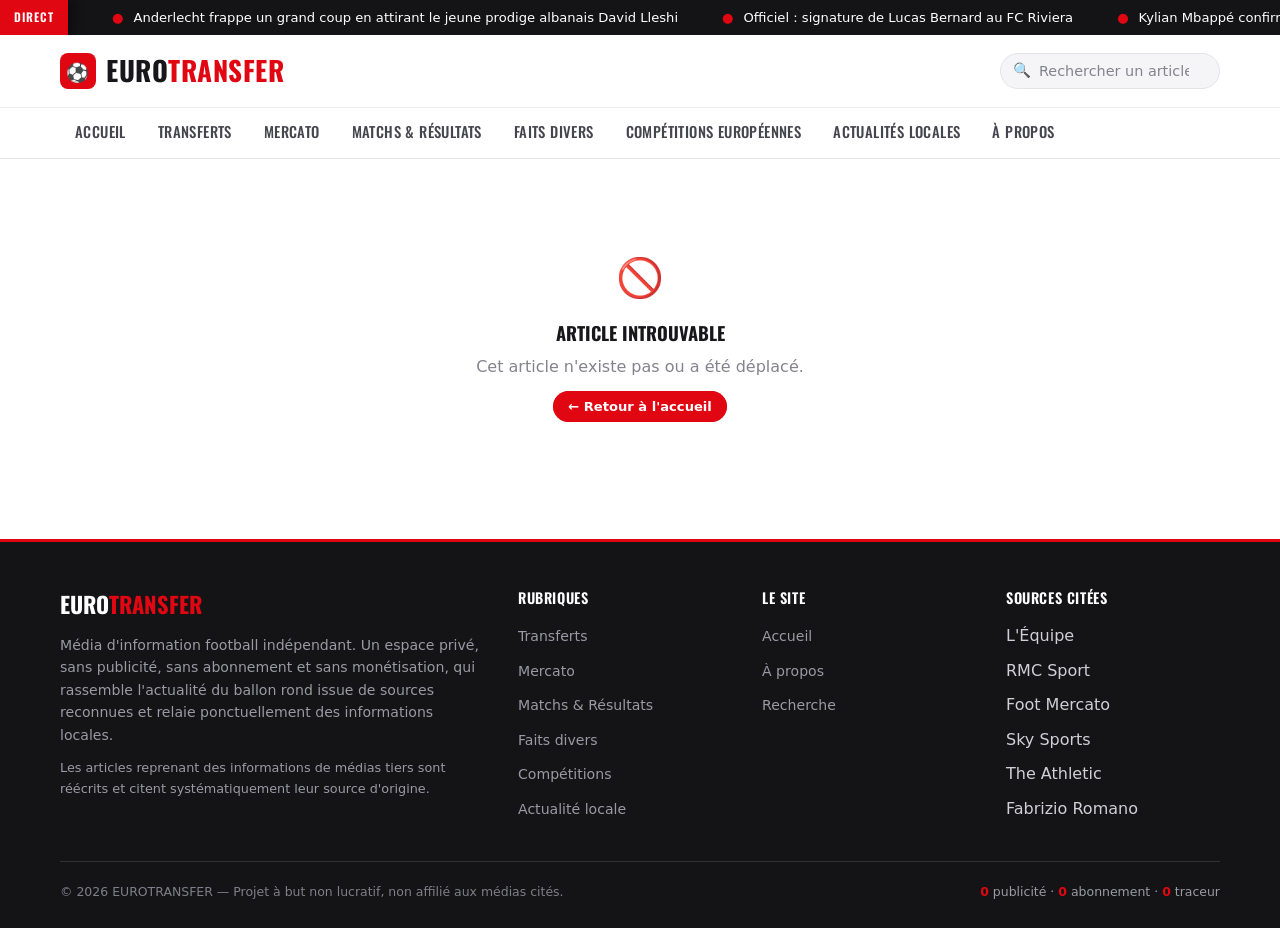
<file: article.html>
<!DOCTYPE html>
<html lang="fr">
<head>
  <meta charset="UTF-8" />
  <link rel="icon" type="image/svg+xml" href="favicon.svg" />
  <meta name="viewport" content="width=device-width, initial-scale=1.0" />
  <meta name="description" content="Article EUROTRANSFER — actualité football réécrite et sourcée." />
  <meta name="theme-color" content="#ffffff" />
  <title>Article — EUROTRANSFER</title>
  <link rel="preconnect" href="https://fonts.googleapis.com" />
  <link rel="preconnect" href="https://fonts.gstatic.com" crossorigin />
  <link href="https://fonts.googleapis.com/css2?family=Oswald:wght@300;400;500;600;700&family=Lora:ital,wght@0,400;0,500;0,600;0,700;1,400&display=swap" rel="stylesheet" />
  <link rel="stylesheet" href="assets/css/styles.css" />
</head>
<body data-page="">
  <div id="site-header"></div>
  <main>
    <div class="container">
      <div id="article-root"></div>
      <div id="article-related"></div>
    </div>
  </main>
  <div id="site-footer"></div>
  <script src="assets/js/data.js"></script>
  <script src="assets/js/app.js"></script>
</body>
</html>
</file>
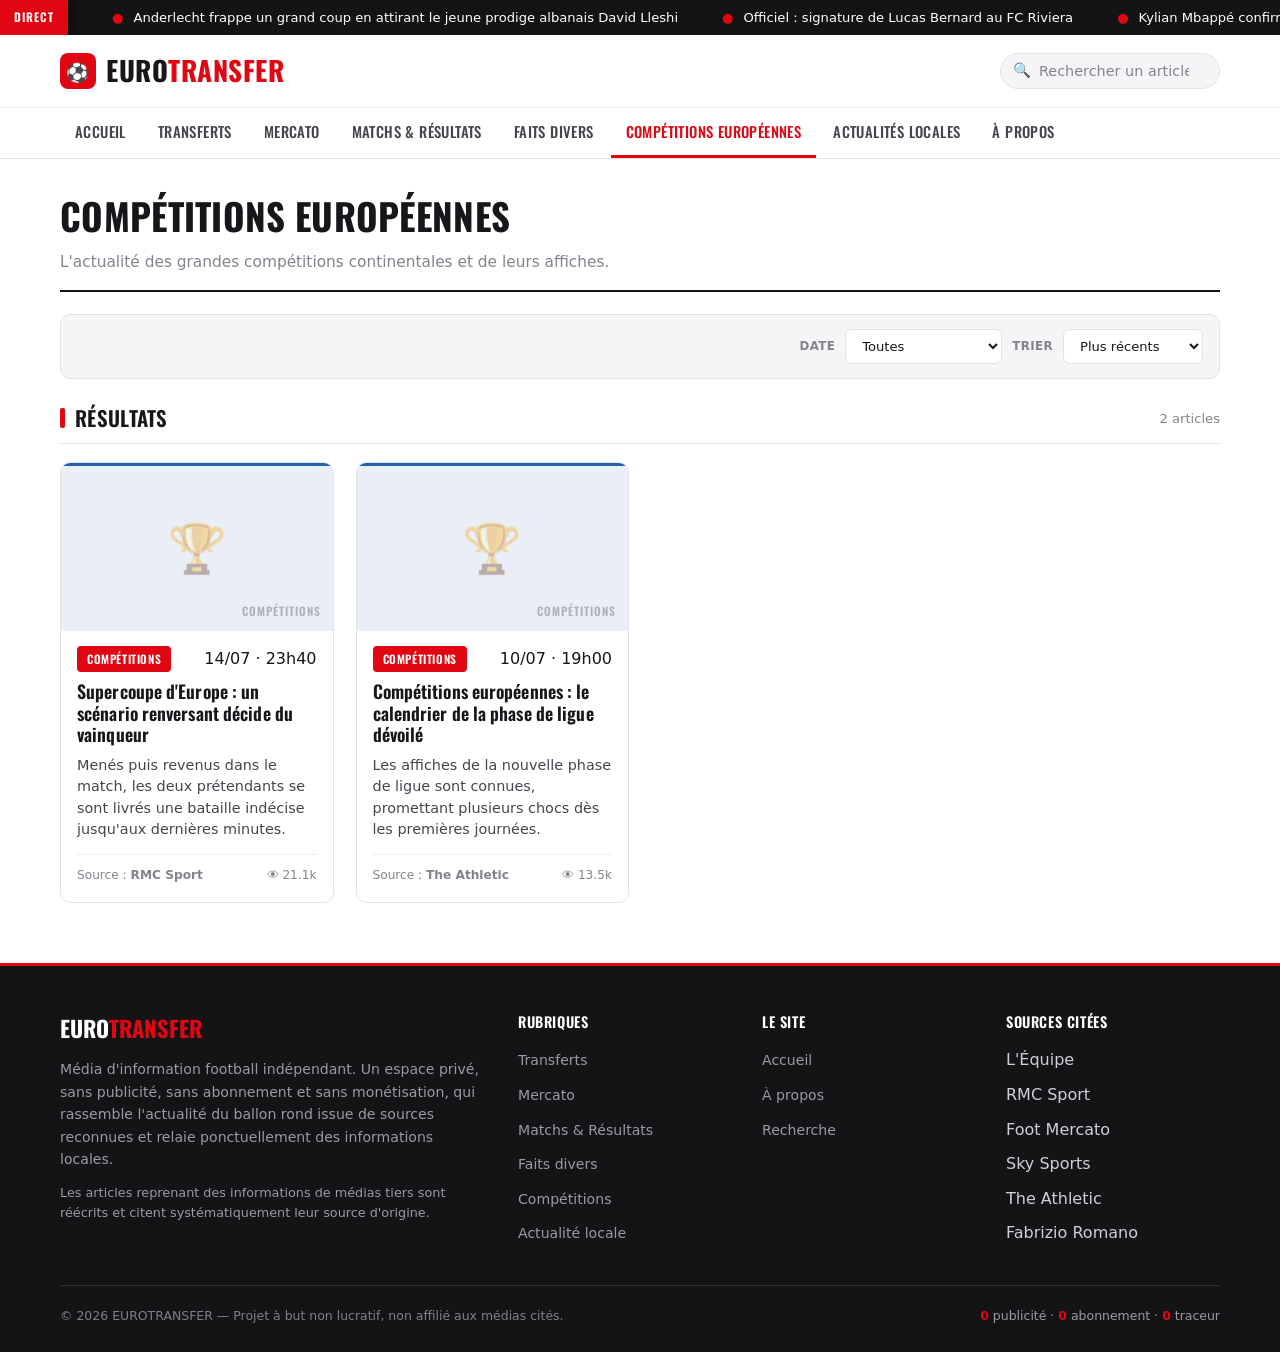
<file: competitions.html>
<!DOCTYPE html>
<html lang="fr">
<head>
  <meta charset="UTF-8" />
  <link rel="icon" type="image/svg+xml" href="favicon.svg" />
  <meta name="viewport" content="width=device-width, initial-scale=1.0" />
  <meta name="description" content="L'actualité des grandes compétitions continentales et de leurs affiches." />
  <meta name="theme-color" content="#ffffff" />
  <title>Compétitions européennes — EUROTRANSFER</title>
  <link rel="preconnect" href="https://fonts.googleapis.com" />
  <link rel="preconnect" href="https://fonts.gstatic.com" crossorigin />
  <link href="https://fonts.googleapis.com/css2?family=Oswald:wght@300;400;500;600;700&family=Lora:ital,wght@0,400;0,500;0,600;0,700;1,400&display=swap" rel="stylesheet" />
  <link rel="stylesheet" href="assets/css/styles.css" />
</head>
<body data-page="competitions">
  <div id="site-header"></div>
  <main>
    <div class="container">
      <div class="page-head">
        <h1>Compétitions européennes</h1>
        <p class="page-sub">L'actualité des grandes compétitions continentales et de leurs affiches.</p>
      </div>
      <div id="listing" data-category="Compétitions"></div>
    </div>
  </main>
  <div id="site-footer"></div>
  <script src="assets/js/data.js"></script>
  <script src="assets/js/app.js"></script>
</body>
</html>
</file>
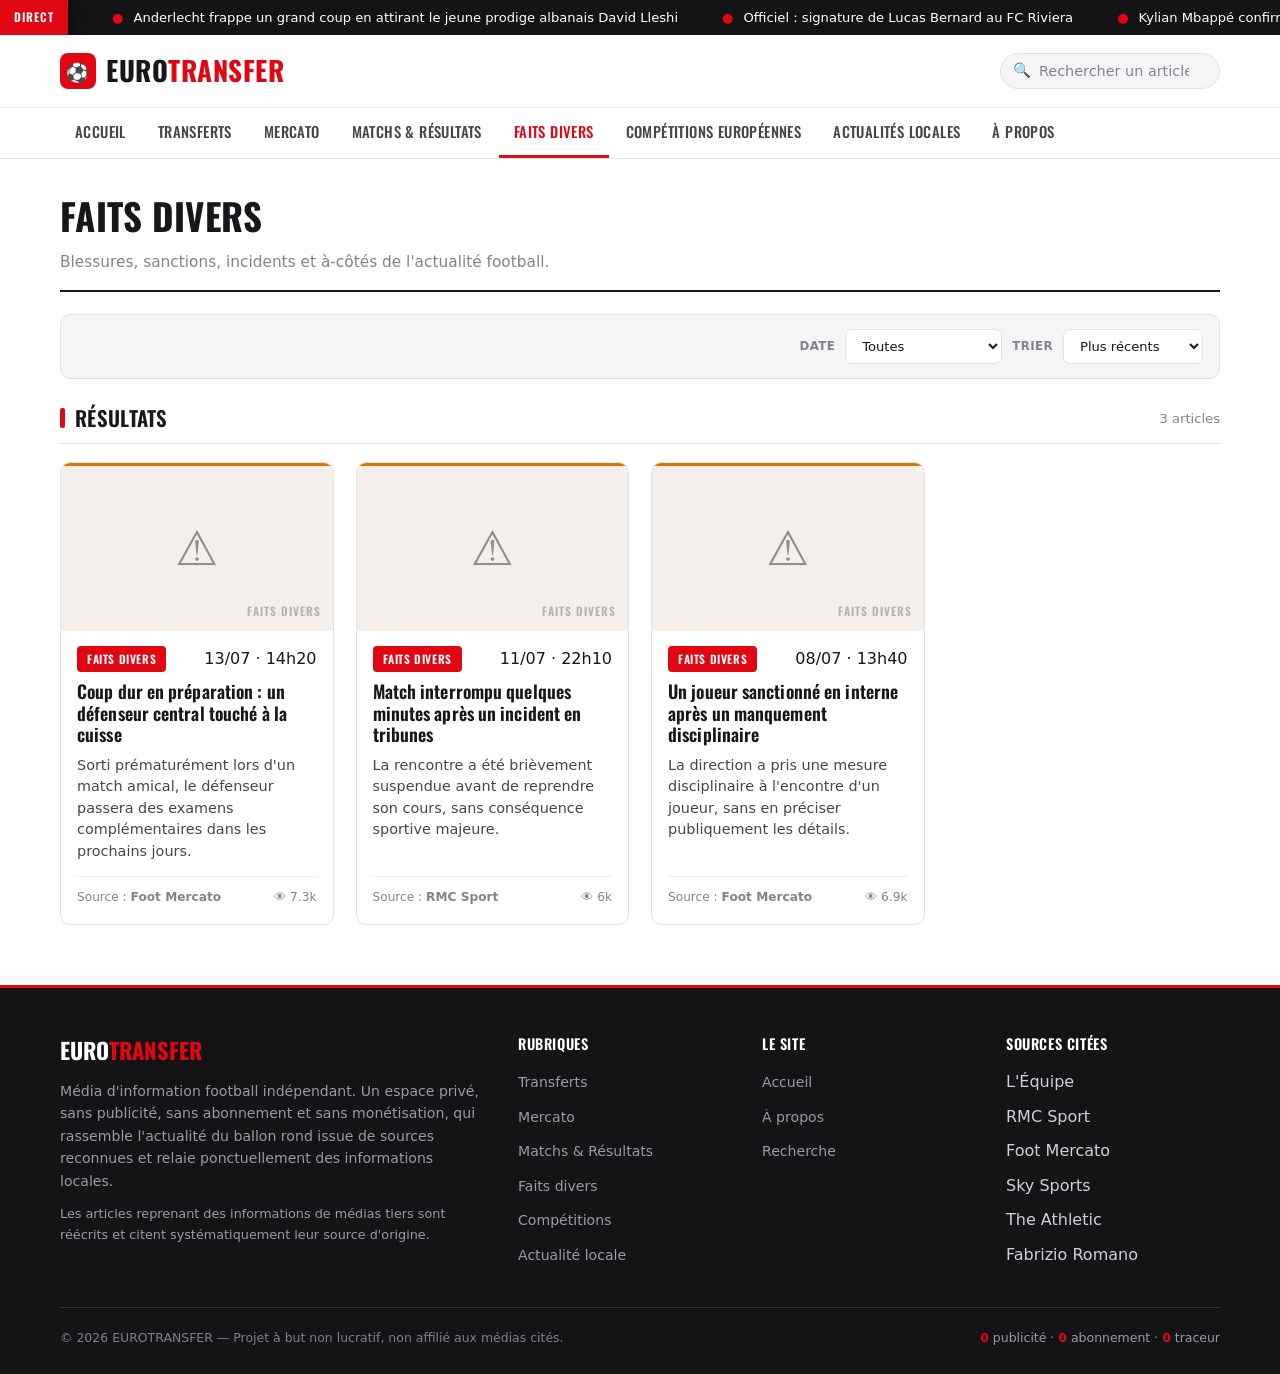
<file: faits-divers.html>
<!DOCTYPE html>
<html lang="fr">
<head>
  <meta charset="UTF-8" />
  <link rel="icon" type="image/svg+xml" href="favicon.svg" />
  <meta name="viewport" content="width=device-width, initial-scale=1.0" />
  <meta name="description" content="Blessures, sanctions, incidents et à-côtés de l'actualité football." />
  <meta name="theme-color" content="#ffffff" />
  <title>Faits divers — EUROTRANSFER</title>
  <link rel="preconnect" href="https://fonts.googleapis.com" />
  <link rel="preconnect" href="https://fonts.gstatic.com" crossorigin />
  <link href="https://fonts.googleapis.com/css2?family=Oswald:wght@300;400;500;600;700&family=Lora:ital,wght@0,400;0,500;0,600;0,700;1,400&display=swap" rel="stylesheet" />
  <link rel="stylesheet" href="assets/css/styles.css" />
</head>
<body data-page="faits-divers">
  <div id="site-header"></div>
  <main>
    <div class="container">
      <div class="page-head">
        <h1>Faits divers</h1>
        <p class="page-sub">Blessures, sanctions, incidents et à-côtés de l'actualité football.</p>
      </div>
      <div id="listing" data-category="Faits divers"></div>
    </div>
  </main>
  <div id="site-footer"></div>
  <script src="assets/js/data.js"></script>
  <script src="assets/js/app.js"></script>
</body>
</html>
</file>
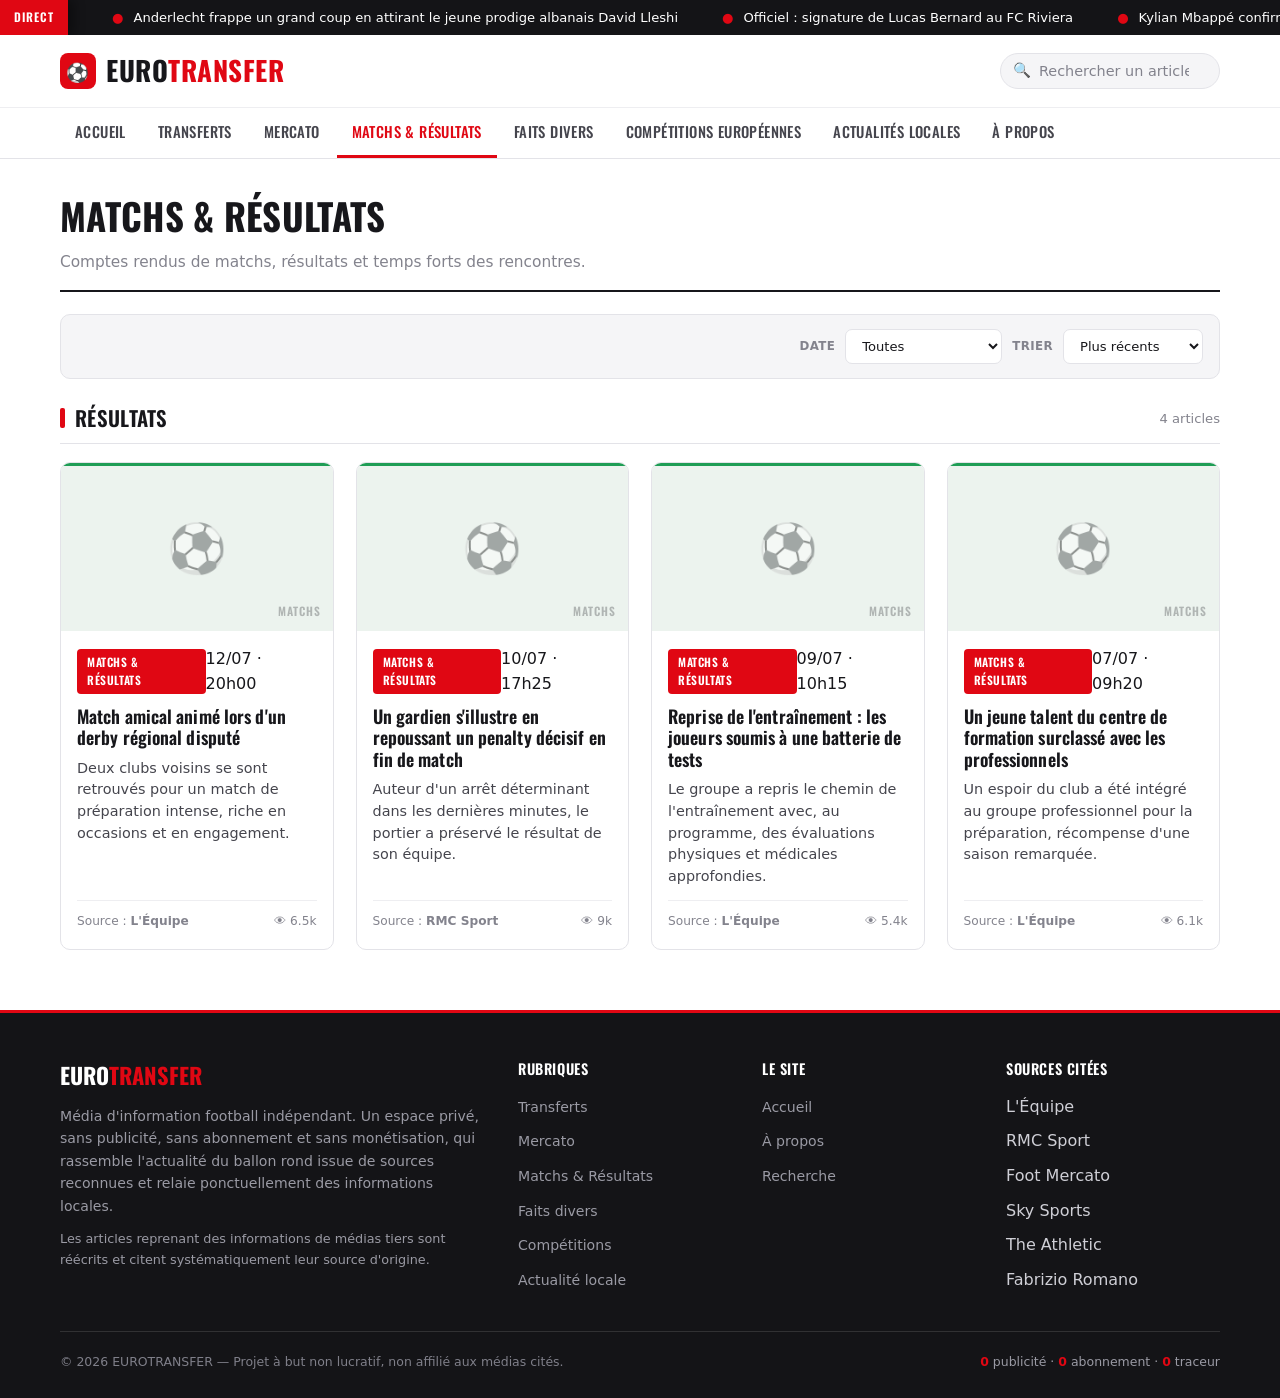
<file: matchs.html>
<!DOCTYPE html>
<html lang="fr">
<head>
  <meta charset="UTF-8" />
  <link rel="icon" type="image/svg+xml" href="favicon.svg" />
  <meta name="viewport" content="width=device-width, initial-scale=1.0" />
  <meta name="description" content="Comptes rendus de matchs, résultats et temps forts des rencontres." />
  <meta name="theme-color" content="#ffffff" />
  <title>Matchs &amp; Résultats — EUROTRANSFER</title>
  <link rel="preconnect" href="https://fonts.googleapis.com" />
  <link rel="preconnect" href="https://fonts.gstatic.com" crossorigin />
  <link href="https://fonts.googleapis.com/css2?family=Oswald:wght@300;400;500;600;700&family=Lora:ital,wght@0,400;0,500;0,600;0,700;1,400&display=swap" rel="stylesheet" />
  <link rel="stylesheet" href="assets/css/styles.css" />
</head>
<body data-page="matchs">
  <div id="site-header"></div>
  <main>
    <div class="container">
      <div class="page-head">
        <h1>Matchs &amp; Résultats</h1>
        <p class="page-sub">Comptes rendus de matchs, résultats et temps forts des rencontres.</p>
      </div>
      <div id="listing" data-category="Matchs"></div>
    </div>
  </main>
  <div id="site-footer"></div>
  <script src="assets/js/data.js"></script>
  <script src="assets/js/app.js"></script>
</body>
</html>
</file>
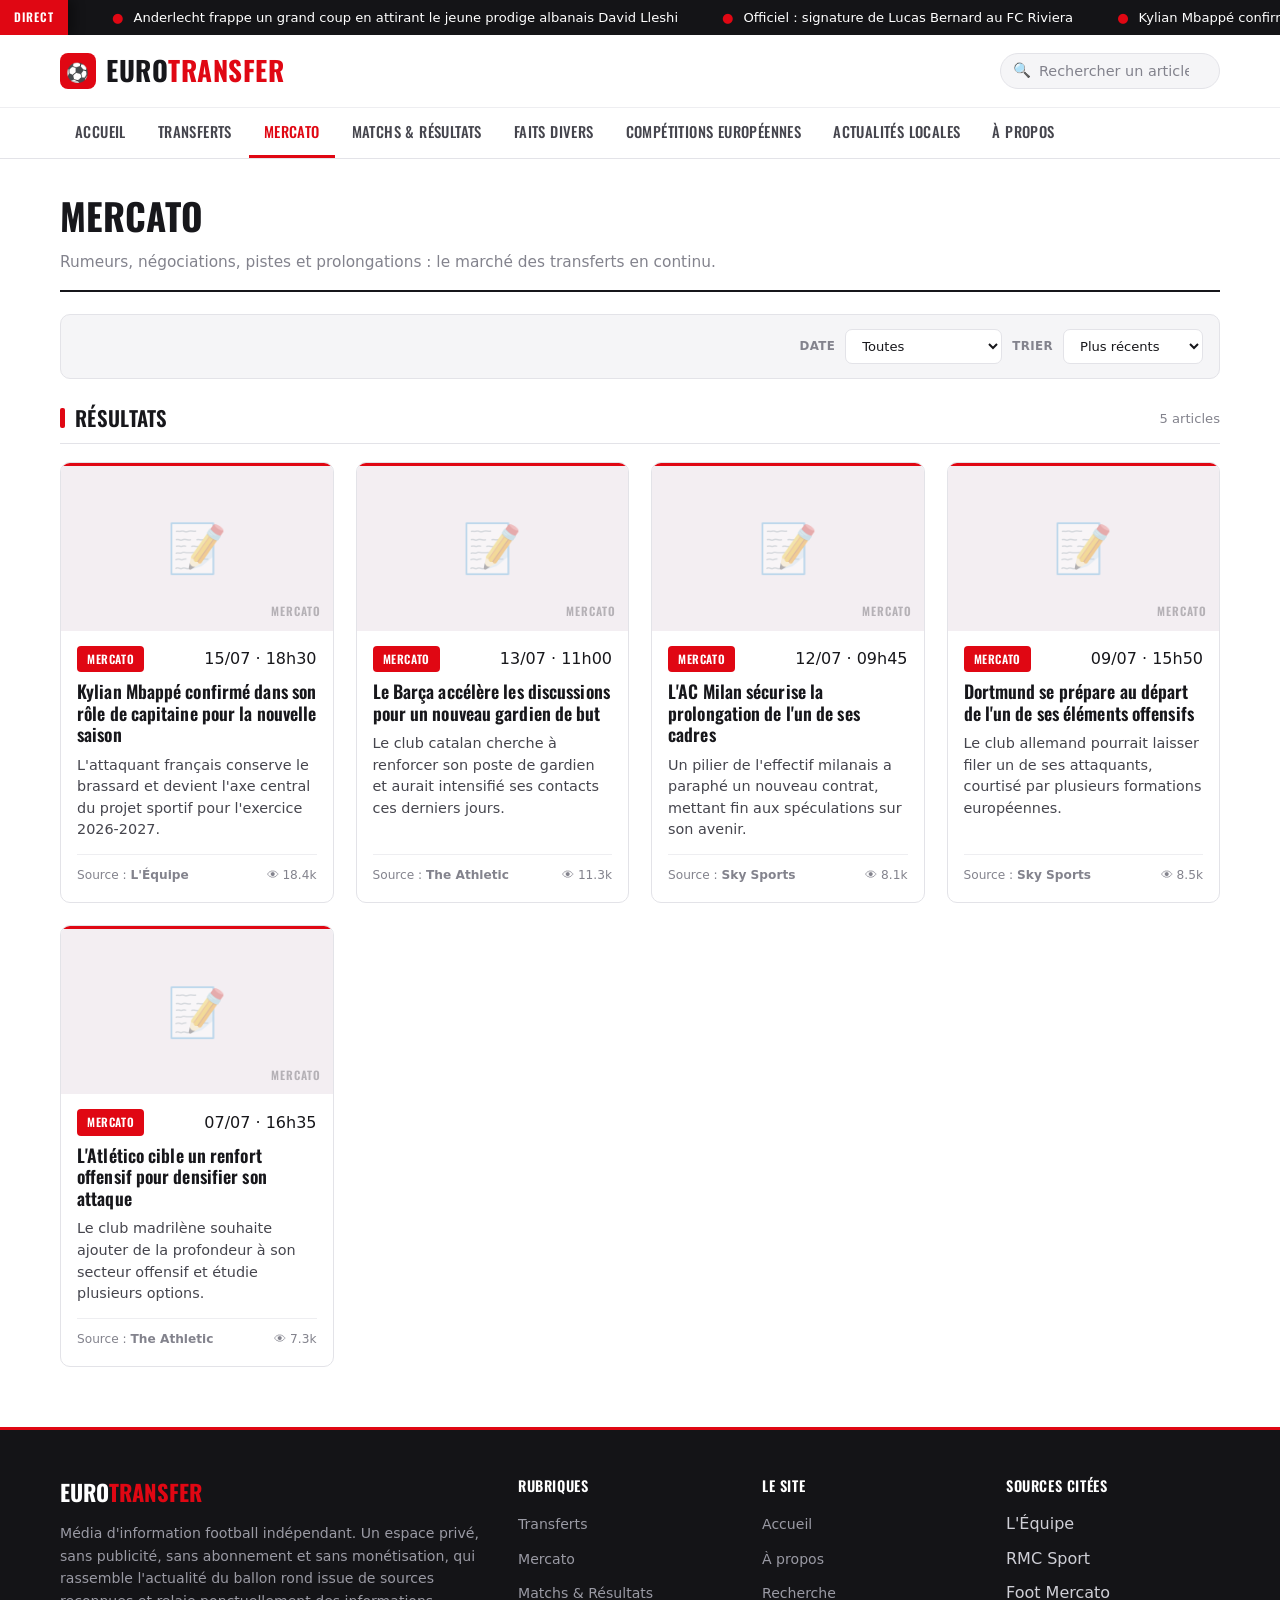
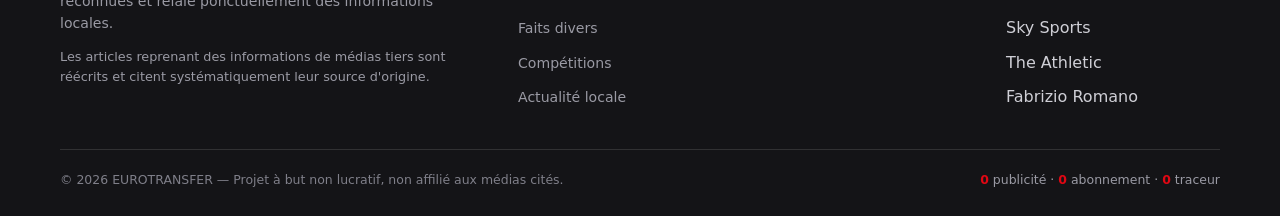
<file: mercato.html>
<!DOCTYPE html>
<html lang="fr">
<head>
  <meta charset="UTF-8" />
  <link rel="icon" type="image/svg+xml" href="favicon.svg" />
  <meta name="viewport" content="width=device-width, initial-scale=1.0" />
  <meta name="description" content="Rumeurs, négociations, pistes et prolongations : le marché des transferts en continu." />
  <meta name="theme-color" content="#ffffff" />
  <title>Mercato — EUROTRANSFER</title>
  <link rel="preconnect" href="https://fonts.googleapis.com" />
  <link rel="preconnect" href="https://fonts.gstatic.com" crossorigin />
  <link href="https://fonts.googleapis.com/css2?family=Oswald:wght@300;400;500;600;700&family=Lora:ital,wght@0,400;0,500;0,600;0,700;1,400&display=swap" rel="stylesheet" />
  <link rel="stylesheet" href="assets/css/styles.css" />
</head>
<body data-page="mercato">
  <div id="site-header"></div>
  <main>
    <div class="container">
      <div class="page-head">
        <h1>Mercato</h1>
        <p class="page-sub">Rumeurs, négociations, pistes et prolongations : le marché des transferts en continu.</p>
      </div>
      <div id="listing" data-category="Mercato"></div>
    </div>
  </main>
  <div id="site-footer"></div>
  <script src="assets/js/data.js"></script>
  <script src="assets/js/app.js"></script>
</body>
</html>
</file>
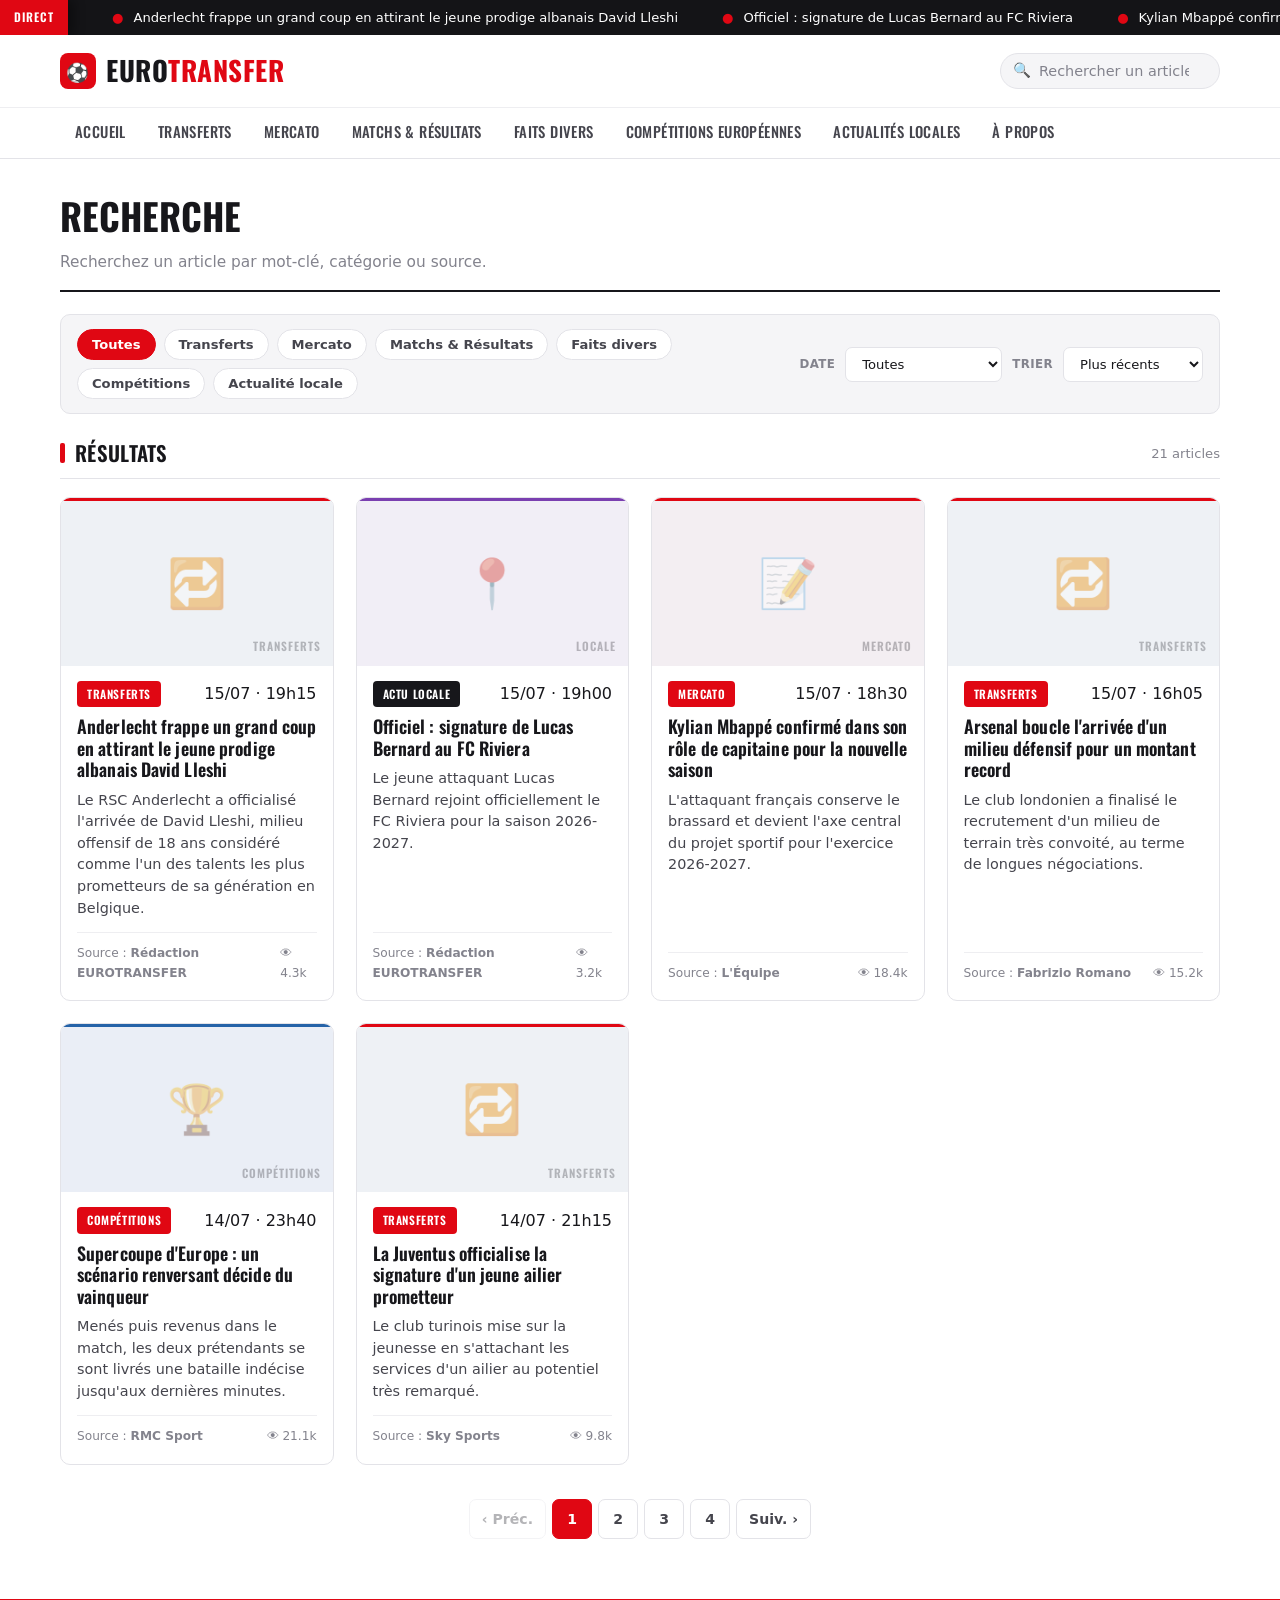
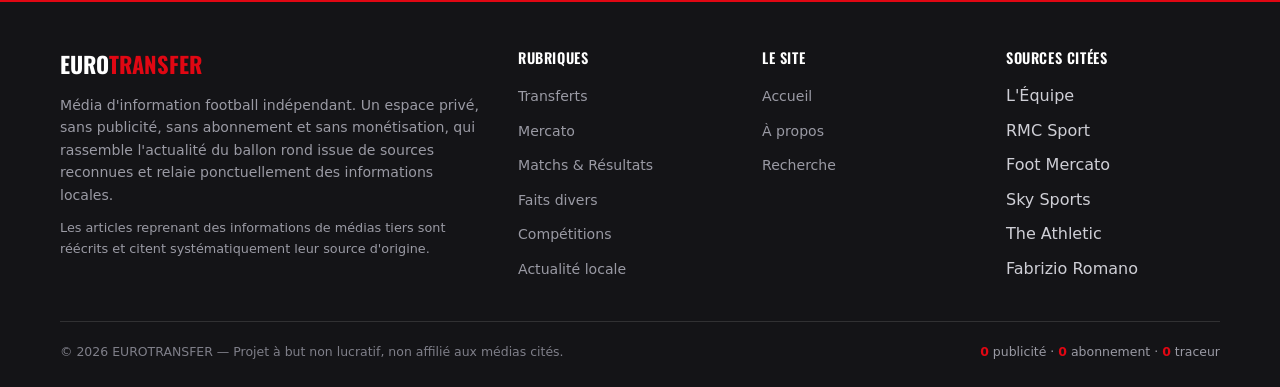
<file: recherche.html>
<!DOCTYPE html>
<html lang="fr">
<head>
  <meta charset="UTF-8" />
  <link rel="icon" type="image/svg+xml" href="favicon.svg" />
  <meta name="viewport" content="width=device-width, initial-scale=1.0" />
  <meta name="description" content="Recherchez un article par mot-clé, catégorie ou source." />
  <meta name="theme-color" content="#ffffff" />
  <title>Recherche — EUROTRANSFER</title>
  <link rel="preconnect" href="https://fonts.googleapis.com" />
  <link rel="preconnect" href="https://fonts.gstatic.com" crossorigin />
  <link href="https://fonts.googleapis.com/css2?family=Oswald:wght@300;400;500;600;700&family=Lora:ital,wght@0,400;0,500;0,600;0,700;1,400&display=swap" rel="stylesheet" />
  <link rel="stylesheet" href="assets/css/styles.css" />
</head>
<body data-page="">
  <div id="site-header"></div>
  <main>
    <div class="container">
      <div class="page-head">
        <h1>Recherche</h1>
        <p class="page-sub">Recherchez un article par mot-clé, catégorie ou source.</p>
      </div>
      <div id="listing" data-category=""></div>
    </div>
  </main>
  <div id="site-footer"></div>
  <script src="assets/js/data.js"></script>
  <script src="assets/js/app.js"></script>
</body>
</html>
</file>
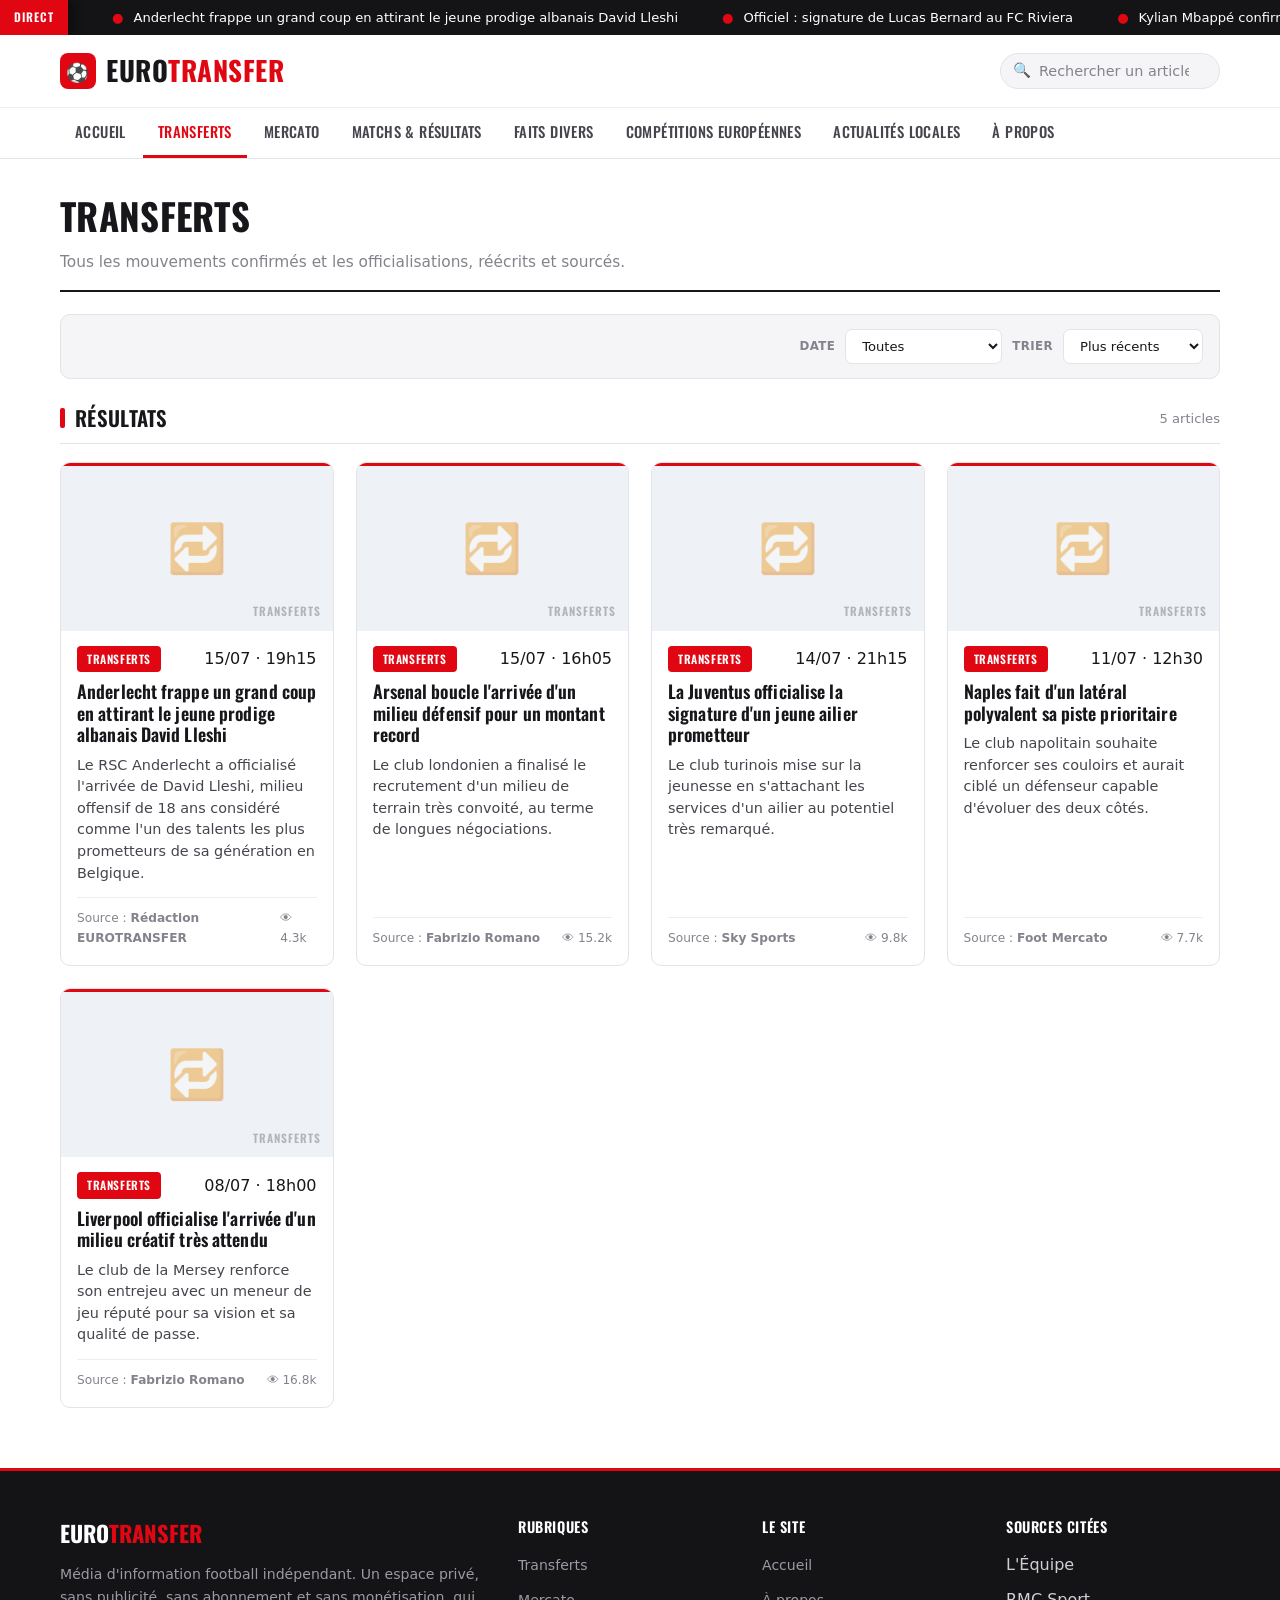
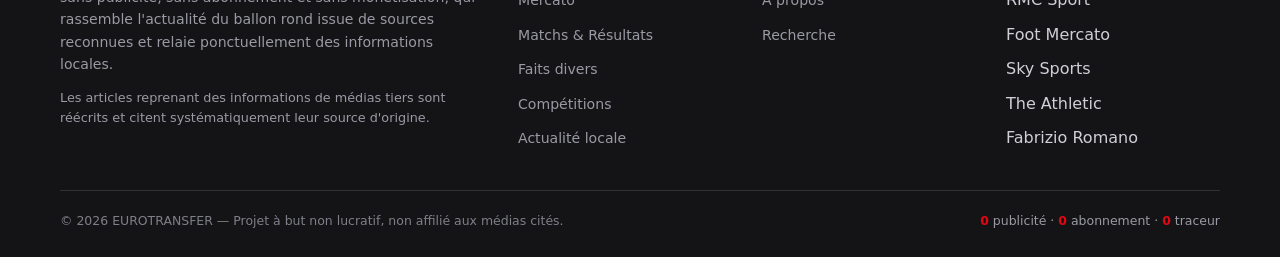
<file: transferts.html>
<!DOCTYPE html>
<html lang="fr">
<head>
  <meta charset="UTF-8" />
  <link rel="icon" type="image/svg+xml" href="favicon.svg" />
  <meta name="viewport" content="width=device-width, initial-scale=1.0" />
  <meta name="description" content="Tous les mouvements confirmés et les officialisations, réécrits et sourcés." />
  <meta name="theme-color" content="#ffffff" />
  <title>Transferts — EUROTRANSFER</title>
  <link rel="preconnect" href="https://fonts.googleapis.com" />
  <link rel="preconnect" href="https://fonts.gstatic.com" crossorigin />
  <link href="https://fonts.googleapis.com/css2?family=Oswald:wght@300;400;500;600;700&family=Lora:ital,wght@0,400;0,500;0,600;0,700;1,400&display=swap" rel="stylesheet" />
  <link rel="stylesheet" href="assets/css/styles.css" />
</head>
<body data-page="transferts">
  <div id="site-header"></div>
  <main>
    <div class="container">
      <div class="page-head">
        <h1>Transferts</h1>
        <p class="page-sub">Tous les mouvements confirmés et les officialisations, réécrits et sourcés.</p>
      </div>
      <div id="listing" data-category="Transferts"></div>
    </div>
  </main>
  <div id="site-footer"></div>
  <script src="assets/js/data.js"></script>
  <script src="assets/js/app.js"></script>
</body>
</html>
</file>
<file: assets/css/styles.css>
/* =============================================================================
   EUROTRANSFER — Feuille de style principale (THÈME CLAIR ÉDITORIAL)
   Blanc / gris clair / quasi-noir + accent rouge.
   Typo presse : Oswald (titres) + Lora (lecture) + sans système (interface).
   ============================================================================= */

:root {
  /* Couleurs (thème clair) */
  --paper:       #ffffff;
  --bg:          #ffffff;   /* alias historique */
  --bg-2:        #f5f5f7;
  --surface:     #ffffff;
  --surface-2:   #f0f0f3;
  --anthracite:  #e6e6ea;   /* nuances claires / hover */
  --border:      #e3e3e8;
  --border-soft: #eeeef1;
  --text:        #17171b;
  --ink:         #17171b;
  --text-soft:   #45454d;
  --text-mute:   #83838d;
  --white:       #ffffff;
  --black:       #141417;
  --red:         #e00713;
  --red-2:       #b80510;
  --red-soft:    #fdeceD;
  --red-tint:    #fbe9ea;

  /* Typo */
  --font:        system-ui, -apple-system, "Segoe UI", Roboto, Helvetica, Arial, sans-serif;
  --font-head:   "Oswald", "Arial Narrow", system-ui, sans-serif;
  --font-serif:  "Lora", Georgia, "Times New Roman", serif;

  /* Divers */
  --radius: 10px;
  --radius-sm: 7px;
  --maxw: 1200px;
  --shadow: 0 10px 30px rgba(20, 20, 30, 0.10);
  --shadow-soft: 0 4px 16px rgba(20, 20, 30, 0.08);
  --transition: 0.18s ease;
}

/* ------------------------------- Reset ----------------------------------- */
* { margin: 0; padding: 0; box-sizing: border-box; }
html { scroll-behavior: smooth; }
body {
  font-family: var(--font);
  background: var(--paper);
  color: var(--text);
  line-height: 1.6;
  -webkit-font-smoothing: antialiased;
  text-rendering: optimizeLegibility;
  min-height: 100vh;
  display: flex;
  flex-direction: column;
}
a { color: inherit; text-decoration: none; }
img { max-width: 100%; display: block; }
.container { width: 100%; max-width: var(--maxw); margin: 0 auto; padding: 0 20px; }

/* ------------------------------- Header ---------------------------------- */
.site-header {
  position: sticky;
  top: 0;
  z-index: 100;
  background: rgba(255, 255, 255, 0.96);
  backdrop-filter: blur(8px);
  border-bottom: 1px solid var(--border);
}
.topbar {
  display: flex;
  align-items: center;
  justify-content: space-between;
  height: 72px;
  gap: 18px;
}
.brand {
  display: flex;
  align-items: center;
  gap: 10px;
  font-family: var(--font-head);
  font-weight: 700;
  font-size: 1.7rem;
  letter-spacing: 0.5px;
  text-transform: uppercase;
  white-space: nowrap;
}
.brand .logo-mark {
  display: inline-flex;
  align-items: center;
  justify-content: center;
  width: 36px; height: 36px;
  background: var(--red);
  border-radius: 8px;
  font-size: 1.15rem;
  color: #fff;
}
.brand .euro { color: var(--ink); }
.brand .transfer { color: var(--red); }

.header-actions { display: flex; align-items: center; gap: 12px; }

/* Recherche */
.search-box { position: relative; display: flex; align-items: center; }
.search-box input {
  background: var(--bg-2);
  border: 1px solid var(--border);
  color: var(--text);
  border-radius: 999px;
  padding: 9px 16px 9px 38px;
  font-size: 0.9rem;
  width: 220px;
  transition: var(--transition);
  font-family: var(--font);
}
.search-box input::placeholder { color: var(--text-mute); }
.search-box input:focus { outline: none; border-color: var(--red); width: 256px; background: #fff; }
.search-box .search-icon { position: absolute; left: 13px; color: var(--text-mute); font-size: 0.9rem; pointer-events: none; }

.icon-btn {
  background: var(--bg-2);
  border: 1px solid var(--border);
  color: var(--text-soft);
  width: 42px; height: 42px;
  border-radius: 50%;
  cursor: pointer;
  font-size: 1.05rem;
  display: inline-flex;
  align-items: center;
  justify-content: center;
  transition: var(--transition);
}
.icon-btn:hover { color: var(--red); border-color: var(--red); }
.menu-toggle { display: none; }

/* Navigation */
.main-nav { border-top: 1px solid var(--border-soft); background: var(--paper); }
.nav-list {
  display: flex; list-style: none; gap: 2px; height: 50px;
  align-items: center; overflow-x: auto; scrollbar-width: none;
}
.nav-list::-webkit-scrollbar { display: none; }
.nav-list a {
  display: inline-flex; align-items: center; height: 50px; padding: 0 15px;
  font-family: var(--font-head);
  font-weight: 500;
  font-size: 0.92rem;
  letter-spacing: 0.4px;
  text-transform: uppercase;
  color: var(--text-soft);
  white-space: nowrap;
  border-bottom: 3px solid transparent;
  transition: var(--transition);
}
.nav-list a:hover { color: var(--ink); }
.nav-list a.active { color: var(--red); border-bottom-color: var(--red); }

/* ------------------------------ Ticker ----------------------------------- */
.ticker {
  position: relative;
  background: var(--black);
  color: #fff;
  font-size: 0.82rem;
  font-weight: 500;
  overflow: hidden;
  white-space: nowrap;
  display: flex;
  align-items: center;
}
.ticker .ticker-label {
  background: var(--red);
  color: #fff;
  padding: 8px 14px;
  font-family: var(--font-head);
  font-weight: 600;
  letter-spacing: 1px;
  flex-shrink: 0;
  text-transform: uppercase;
  font-size: 0.74rem;
  position: relative;
  z-index: 2;
  box-shadow: 6px 0 10px rgba(0, 0, 0, 0.35);
  display: inline-flex;
  align-items: center;
}
.ticker .ticker-track {
  position: relative;
  z-index: 1;
  display: inline-flex;
  gap: 44px;
  padding-left: 44px;
  animation: ticker-scroll 42s linear infinite;
}
.ticker:hover .ticker-track { animation-play-state: paused; }
.ticker .ticker-track span::before { content: "●"; margin-right: 10px; color: var(--red); }
@keyframes ticker-scroll { from { transform: translateX(0); } to { transform: translateX(-50%); } }

/* ------------------------------- Layout ---------------------------------- */
main { flex: 1 0 auto; padding: 28px 0 60px; }

.page-head { margin-bottom: 22px; padding-bottom: 16px; border-bottom: 2px solid var(--ink); }
.page-head h1 { font-family: var(--font-head); font-size: 2.3rem; font-weight: 700; letter-spacing: 0.3px; text-transform: uppercase; }
.page-head .page-sub { color: var(--text-mute); margin-top: 4px; font-size: 0.96rem; }

.section-title {
  display: flex; align-items: center; gap: 10px;
  font-family: var(--font-head);
  font-size: 1.3rem; font-weight: 600; letter-spacing: 0.3px;
  margin: 6px 0 18px; text-transform: uppercase;
  padding-bottom: 8px; border-bottom: 1px solid var(--border);
}
.section-title::before { content: ""; width: 5px; height: 20px; background: var(--red); border-radius: 2px; }
.section-title .count { color: var(--text-mute); font-weight: 400; font-size: 0.82rem; text-transform: none; letter-spacing: 0; margin-left: auto; font-family: var(--font); }

.layout-grid { display: grid; grid-template-columns: 1fr 330px; gap: 38px; align-items: start; }

/* --------------------------- Article principal (Une) --------------------- */
.hero {
  display: block;
  border: 1px solid var(--border);
  border-radius: var(--radius);
  overflow: hidden;
  margin-bottom: 34px;
  background: var(--surface);
  box-shadow: var(--shadow-soft);
  transition: var(--transition);
}
.hero:hover { box-shadow: var(--shadow); }
.hero .hero-media { width: 100%; aspect-ratio: 16 / 8; }
.hero .hero-content { padding: 22px 28px 26px; }
.hero .hero-kicker { display: flex; align-items: center; gap: 12px; margin-bottom: 12px; }
.hero .hero-time { font-size: 0.8rem; color: var(--text-mute); }
.hero h2 {
  font-family: var(--font-head);
  font-size: 2.15rem; line-height: 1.08; font-weight: 700;
  letter-spacing: 0.2px; margin-bottom: 12px; color: var(--ink);
}
.hero:hover h2 { color: var(--red-2); }
.hero .hero-lead { font-family: var(--font-serif); color: var(--text-soft); font-size: 1.08rem; line-height: 1.5; max-width: 720px; }
.hero .hero-meta { margin-top: 16px; }
@media (max-width: 620px) { .hero h2 { font-size: 1.5rem; } .hero .hero-content { padding: 18px 20px 22px; } }

/* Média : image réelle ou placeholder par catégorie */
.media { position: relative; width: 100%; height: 100%; background: var(--surface-2); overflow: hidden; }
.media.has-img { background: var(--surface-2); }
.media img { width: 100%; height: 100%; object-fit: cover; display: block; }
.media::after {
  content: attr(data-label);
  position: absolute; right: 12px; bottom: 10px;
  font-family: var(--font-head); font-weight: 600; font-size: 0.72rem; letter-spacing: 1px;
  color: rgba(20, 20, 30, 0.28); text-transform: uppercase; z-index: 1;
}
.media.has-img::after { display: none; }
.media .media-emoji {
  position: absolute; inset: 0; display: flex; align-items: center; justify-content: center;
  font-size: 3rem; opacity: 0.45; filter: grayscale(0.2);
}
/* Placeholders clairs teintés + liseré coloré en haut */
.m-transferts { background: #eef1f5; border-top: 3px solid var(--red); }
.m-mercato    { background: #f3eef2; border-top: 3px solid var(--red); }
.m-matchs     { background: #ecf3ee; border-top: 3px solid #1f9d55; }
.m-faits      { background: #f5efec; border-top: 3px solid #d97706; }
.m-compet     { background: #eaeef6; border-top: 3px solid #2563a8; }
.m-locale     { background: #f1eef6; border-top: 3px solid #7a3fb0; }

/* ------------------------------- Badges ---------------------------------- */
.badge {
  display: inline-flex; align-items: center; gap: 6px;
  font-family: var(--font-head);
  font-size: 0.72rem; font-weight: 600; letter-spacing: 0.6px; text-transform: uppercase;
  padding: 4px 10px; border-radius: 4px;
  background: var(--red); color: #fff;
}
.badge.badge-local { background: var(--ink); color: #fff; }
.badge.badge-plain { background: var(--surface-2); color: var(--text-soft); }

.meta-line { display: flex; flex-wrap: wrap; align-items: center; gap: 7px 13px; color: var(--text-mute); font-size: 0.82rem; }
.meta-line .dot { width: 3px; height: 3px; background: var(--text-mute); border-radius: 50%; }
.meta-line .src { color: var(--text-soft); }
.meta-line .src b { color: var(--ink); font-weight: 700; }

/* ------------------------------- Cartes ---------------------------------- */
.cards { display: grid; grid-template-columns: repeat(auto-fill, minmax(258px, 1fr)); gap: 22px; }
.cards.cards-2 { grid-template-columns: repeat(2, 1fr); }

.card {
  background: var(--surface);
  border: 1px solid var(--border);
  border-radius: var(--radius);
  overflow: hidden;
  display: flex; flex-direction: column;
  transition: transform var(--transition), box-shadow var(--transition), border-color var(--transition);
}
.card:hover { transform: translateY(-3px); box-shadow: var(--shadow); border-color: var(--anthracite); }
.card .card-media { height: 168px; }
.card .card-body { padding: 15px 16px 17px; display: flex; flex-direction: column; gap: 9px; flex: 1; }
.card .card-cat { display: flex; justify-content: space-between; align-items: center; }
.card h3 { font-family: var(--font-head); font-size: 1.12rem; line-height: 1.2; font-weight: 600; letter-spacing: 0.1px; color: var(--ink); }
.card:hover h3 { color: var(--red-2); }
.card .card-lead { color: var(--text-soft); font-size: 0.9rem; flex: 1; line-height: 1.5; }
.card .card-foot {
  display: flex; align-items: center; justify-content: space-between;
  margin-top: 4px; padding-top: 11px; border-top: 1px solid var(--border-soft);
  font-size: 0.76rem; color: var(--text-mute);
}
.card .card-foot .views { display: inline-flex; align-items: center; gap: 5px; }

/* Item horizontal (fil / listes) */
.list-item { display: flex; gap: 14px; padding: 14px 0; border-bottom: 1px solid var(--border-soft); }
.list-item:last-child { border-bottom: none; }
.list-item:hover h4 { color: var(--red-2); }
.list-item .li-media { width: 104px; height: 74px; flex-shrink: 0; border-radius: var(--radius-sm); overflow: hidden; }
.list-item .li-body { display: flex; flex-direction: column; gap: 5px; min-width: 0; }
.list-item h4 { font-family: var(--font-head); font-size: 0.98rem; line-height: 1.22; font-weight: 500; transition: var(--transition); color: var(--ink); }
.list-item .li-meta { font-size: 0.75rem; color: var(--text-mute); }

/* ------------------------------ Sidebar ---------------------------------- */
.sidebar { display: flex; flex-direction: column; gap: 24px; position: sticky; top: 140px; }
.widget { background: var(--surface); border: 1px solid var(--border); border-radius: var(--radius); padding: 18px; }
.widget-title {
  font-family: var(--font-head); font-size: 1.02rem; font-weight: 600;
  text-transform: uppercase; letter-spacing: 0.4px; margin-bottom: 14px;
  display: flex; align-items: center; gap: 8px; padding-bottom: 10px; border-bottom: 1px solid var(--border);
}
.widget-title::before { content: ""; width: 5px; height: 16px; background: var(--red); border-radius: 2px; }

.rank-item { display: flex; gap: 13px; padding: 11px 0; border-bottom: 1px solid var(--border-soft); align-items: flex-start; }
.rank-item:last-child { border-bottom: none; padding-bottom: 0; }
.rank-item:first-child { padding-top: 0; }
.rank-item .rank-num { font-family: var(--font-head); font-size: 1.5rem; font-weight: 700; color: var(--red); line-height: 1; min-width: 26px; }
.rank-item .rank-body h4 { font-family: var(--font-head); font-size: 0.94rem; line-height: 1.24; font-weight: 500; transition: var(--transition); color: var(--ink); }
.rank-item:hover .rank-body h4 { color: var(--red-2); }
.rank-item .rank-meta { font-size: 0.72rem; color: var(--text-mute); margin-top: 4px; }

.widget .tag-cloud { display: flex; flex-wrap: wrap; gap: 8px; }
.widget .tag-cloud a {
  font-size: 0.8rem; font-weight: 600; padding: 6px 11px;
  background: var(--surface-2); border: 1px solid var(--border); border-radius: 999px;
  color: var(--text-soft); transition: var(--transition);
}
.widget .tag-cloud a:hover { color: #fff; border-color: var(--red); background: var(--red); }
.widget.newsletter p { font-size: 0.86rem; color: var(--text-soft); margin-bottom: 12px; }
.widget.newsletter .note { font-size: 0.74rem; color: var(--text-mute); margin-top: 10px; }

/* --------------------------- Barre de filtres ---------------------------- */
.toolbar {
  display: flex; flex-wrap: wrap; align-items: center; gap: 12px;
  padding: 14px 16px; background: var(--bg-2); border: 1px solid var(--border);
  border-radius: var(--radius); margin-bottom: 22px;
}
.toolbar .filters { display: flex; flex-wrap: wrap; gap: 8px; flex: 1; }
.chip {
  font-size: 0.82rem; font-weight: 600; padding: 7px 14px; border-radius: 999px;
  background: var(--surface); border: 1px solid var(--border); color: var(--text-soft);
  cursor: pointer; transition: var(--transition); white-space: nowrap; font-family: var(--font);
}
.chip:hover { color: var(--ink); border-color: var(--text-mute); }
.chip.active { background: var(--red); border-color: var(--red); color: #fff; }
.toolbar .controls { display: flex; align-items: center; gap: 10px; flex-wrap: wrap; }
.select {
  background: var(--surface); border: 1px solid var(--border); color: var(--text);
  border-radius: var(--radius-sm); padding: 8px 12px; font-size: 0.82rem; font-family: var(--font); cursor: pointer;
}
.select:focus { outline: none; border-color: var(--red); }
.control-label { font-size: 0.74rem; color: var(--text-mute); font-weight: 700; text-transform: uppercase; letter-spacing: 0.4px; }

.empty-state { text-align: center; padding: 60px 20px; color: var(--text-mute); }
.empty-state .big { font-size: 2.4rem; margin-bottom: 10px; }
.empty-state h3 { color: var(--text); font-size: 1.15rem; margin-bottom: 6px; font-family: var(--font-head); text-transform: uppercase; }

/* ----------------------------- Pagination -------------------------------- */
.pagination { display: flex; justify-content: center; align-items: center; gap: 6px; margin-top: 34px; flex-wrap: wrap; }
.pagination button {
  min-width: 40px; height: 40px; padding: 0 12px;
  background: var(--surface); border: 1px solid var(--border); color: var(--text-soft);
  border-radius: var(--radius-sm); cursor: pointer; font-size: 0.88rem; font-weight: 600; font-family: var(--font);
  transition: var(--transition);
}
.pagination button:hover:not(:disabled) { border-color: var(--red); color: var(--red); }
.pagination button.active { background: var(--red); border-color: var(--red); color: #fff; }
.pagination button:disabled { opacity: 0.4; cursor: not-allowed; }

/* --------------------------- Page Article -------------------------------- */
.article-wrap { max-width: 820px; margin: 0 auto; }
.breadcrumb { font-size: 0.82rem; color: var(--text-mute); margin-bottom: 18px; }
.breadcrumb a:hover { color: var(--red-2); }
.breadcrumb .sep { margin: 0 7px; }

.article-header h1 {
  font-family: var(--font-head); font-size: 2.5rem; line-height: 1.06; font-weight: 700;
  letter-spacing: 0.2px; margin: 14px 0 16px; color: var(--ink);
}
@media (max-width: 620px) { .article-header h1 { font-size: 1.7rem; } }

.article-meta-bar {
  display: flex; flex-wrap: wrap; align-items: center; gap: 10px 16px;
  padding: 14px 0; border-top: 1px solid var(--border); border-bottom: 1px solid var(--border);
  margin-bottom: 24px; font-size: 0.85rem; color: var(--text-soft);
}
.article-meta-bar .mi { display: inline-flex; align-items: center; gap: 7px; }
.article-meta-bar .mi .lab { color: var(--text-mute); }
.article-meta-bar .mi b { color: var(--ink); }

.article-figure { border-radius: var(--radius); overflow: hidden; border: 1px solid var(--border); height: 380px; margin-bottom: 12px; }
.article-figure .media { height: 100%; }
.figure-caption { font-size: 0.78rem; color: var(--text-mute); margin-bottom: 22px; font-style: italic; }

.article-lead {
  font-family: var(--font-serif); font-size: 1.24rem; line-height: 1.5; color: var(--ink);
  font-weight: 600; margin-bottom: 22px; padding-left: 16px; border-left: 3px solid var(--red);
}
.article-body p { font-family: var(--font-serif); margin-bottom: 18px; color: #26262c; font-size: 1.08rem; line-height: 1.75; }

.source-box {
  margin: 30px 0; padding: 18px 20px; background: var(--bg-2);
  border: 1px solid var(--border); border-left: 4px solid var(--red); border-radius: var(--radius-sm);
}
.source-box .sb-label { font-family: var(--font-head); font-size: 0.76rem; font-weight: 600; letter-spacing: 0.8px; text-transform: uppercase; color: var(--red-2); margin-bottom: 8px; }
.source-box p { font-size: 0.9rem; color: var(--text-soft); margin-bottom: 10px; }
.source-box a { display: inline-flex; align-items: center; gap: 7px; font-weight: 700; color: var(--ink); font-size: 0.9rem; border-bottom: 2px solid var(--red); padding-bottom: 2px; }
.source-box a:hover { color: var(--red-2); }
.disclaimer-inline { font-size: 0.8rem; color: var(--text-mute); font-style: italic; border-top: 1px dashed var(--border); padding-top: 16px; margin-top: 26px; }
.related { margin-top: 46px; }

/* -------------------------------- À propos ------------------------------- */
.prose { max-width: 820px; margin: 0 auto; }
.prose h2 { font-family: var(--font-head); font-size: 1.5rem; margin: 30px 0 12px; font-weight: 600; text-transform: uppercase; letter-spacing: 0.2px; }
.prose h2:first-child { margin-top: 0; }
.prose p { font-family: var(--font-serif); color: #2b2b31; margin-bottom: 16px; font-size: 1.05rem; line-height: 1.7; }
.prose ul { color: #2b2b31; margin: 0 0 16px 20px; font-family: var(--font-serif); }
.prose ul li { margin-bottom: 8px; }
.prose .callout { background: var(--bg-2); border: 1px solid var(--border); border-left: 4px solid var(--red); border-radius: var(--radius-sm); padding: 18px 20px; margin: 22px 0; }
.prose .callout strong { color: var(--ink); }
.prose .callout p:last-child { margin-bottom: 0; }

.values-grid { display: grid; grid-template-columns: repeat(auto-fit, minmax(220px, 1fr)); gap: 16px; margin: 22px 0; }
.value-card { background: var(--surface); border: 1px solid var(--border); border-radius: var(--radius); padding: 20px; box-shadow: var(--shadow-soft); }
.value-card .vc-icon { font-size: 1.6rem; margin-bottom: 10px; }
.value-card h3 { font-family: var(--font-head); font-size: 1.08rem; margin-bottom: 6px; text-transform: uppercase; letter-spacing: 0.2px; }
.value-card p { font-size: 0.9rem; color: var(--text-soft); margin: 0; font-family: var(--font); }

/* -------------------------------- Footer --------------------------------- */
.site-footer { flex-shrink: 0; background: var(--black); border-top: 3px solid var(--red); padding: 44px 0 26px; margin-top: auto; color: #cfcfd6; }
.footer-grid { display: grid; grid-template-columns: 2fr 1fr 1fr 1fr; gap: 30px; margin-bottom: 30px; }
.footer-col h4 { font-family: var(--font-head); font-size: 0.9rem; text-transform: uppercase; letter-spacing: 0.6px; color: #fff; margin-bottom: 14px; font-weight: 600; }
.footer-col ul { list-style: none; }
.footer-col ul li { margin-bottom: 9px; }
.footer-col ul li a { color: #9a9aa4; font-size: 0.88rem; transition: var(--transition); }
.footer-col ul li a:hover { color: var(--red); }
.footer-col p { color: #9a9aa4; font-size: 0.88rem; margin-bottom: 12px; }
.footer-brand { font-family: var(--font-head); font-weight: 700; font-size: 1.4rem; margin-bottom: 12px; text-transform: uppercase; color: #fff; }
.footer-brand .transfer { color: var(--red); }
.footer-bottom { border-top: 1px solid rgba(255,255,255,0.12); padding-top: 20px; display: flex; justify-content: space-between; align-items: center; flex-wrap: wrap; gap: 10px; font-size: 0.78rem; color: #7f7f89; }
.footer-bottom .no-ads { color: #9a9aa4; }
.footer-bottom .no-ads b { color: var(--red); }

/* --------------------------- Bouton retour haut -------------------------- */
.to-top {
  position: fixed; right: 24px; bottom: 24px; width: 46px; height: 46px; border-radius: 50%;
  background: var(--red); color: #fff; border: none; font-size: 1.2rem; cursor: pointer;
  display: flex; align-items: center; justify-content: center; box-shadow: var(--shadow);
  opacity: 0; visibility: hidden; transform: translateY(12px); transition: var(--transition); z-index: 90;
}
.to-top.show { opacity: 1; visibility: visible; transform: translateY(0); }
.to-top:hover { background: var(--red-2); }

/* ------------------------------ Utilitaires ------------------------------ */
.mt-lg { margin-top: 46px; }
.hide { display: none !important; }

/* ------------------------- Responsive breakpoints ------------------------ */
@media (max-width: 960px) {
  .layout-grid { grid-template-columns: 1fr; }
  .sidebar { position: static; flex-direction: row; flex-wrap: wrap; }
  .sidebar .widget { flex: 1 1 260px; }
  .footer-grid { grid-template-columns: 1fr 1fr; }
}
@media (max-width: 760px) {
  .search-box input { width: 150px; }
  .search-box input:focus { width: 176px; }
  .menu-toggle { display: inline-flex; }
  .main-nav {
    position: fixed; top: 0; left: 0; height: 100vh; width: 78%; max-width: 320px;
    background: var(--paper); border-right: 1px solid var(--border);
    transform: translateX(-100%); transition: transform 0.28s ease; z-index: 200;
    padding-top: 72px; overflow-y: auto; box-shadow: var(--shadow);
  }
  .main-nav.open { transform: translateX(0); }
  .nav-list { flex-direction: column; height: auto; align-items: stretch; padding: 12px; gap: 2px; }
  .nav-list a { height: auto; padding: 13px 14px; border-bottom: 1px solid var(--border-soft); border-radius: var(--radius-sm); }
  .nav-list a.active { border-bottom-color: var(--border-soft); background: var(--red-tint); color: var(--red-2); }
  .nav-backdrop { position: fixed; inset: 0; background: rgba(20,20,30,0.45); z-index: 150; opacity: 0; visibility: hidden; transition: var(--transition); }
  .nav-backdrop.show { opacity: 1; visibility: visible; }
}
@media (max-width: 560px) {
  .cards { grid-template-columns: 1fr; }
  .cards.cards-2 { grid-template-columns: 1fr; }
  .toolbar { flex-direction: column; align-items: stretch; }
  .footer-grid { grid-template-columns: 1fr; }
  .brand { font-size: 1.4rem; }
  .page-head h1 { font-size: 1.7rem; }
}
</file>
